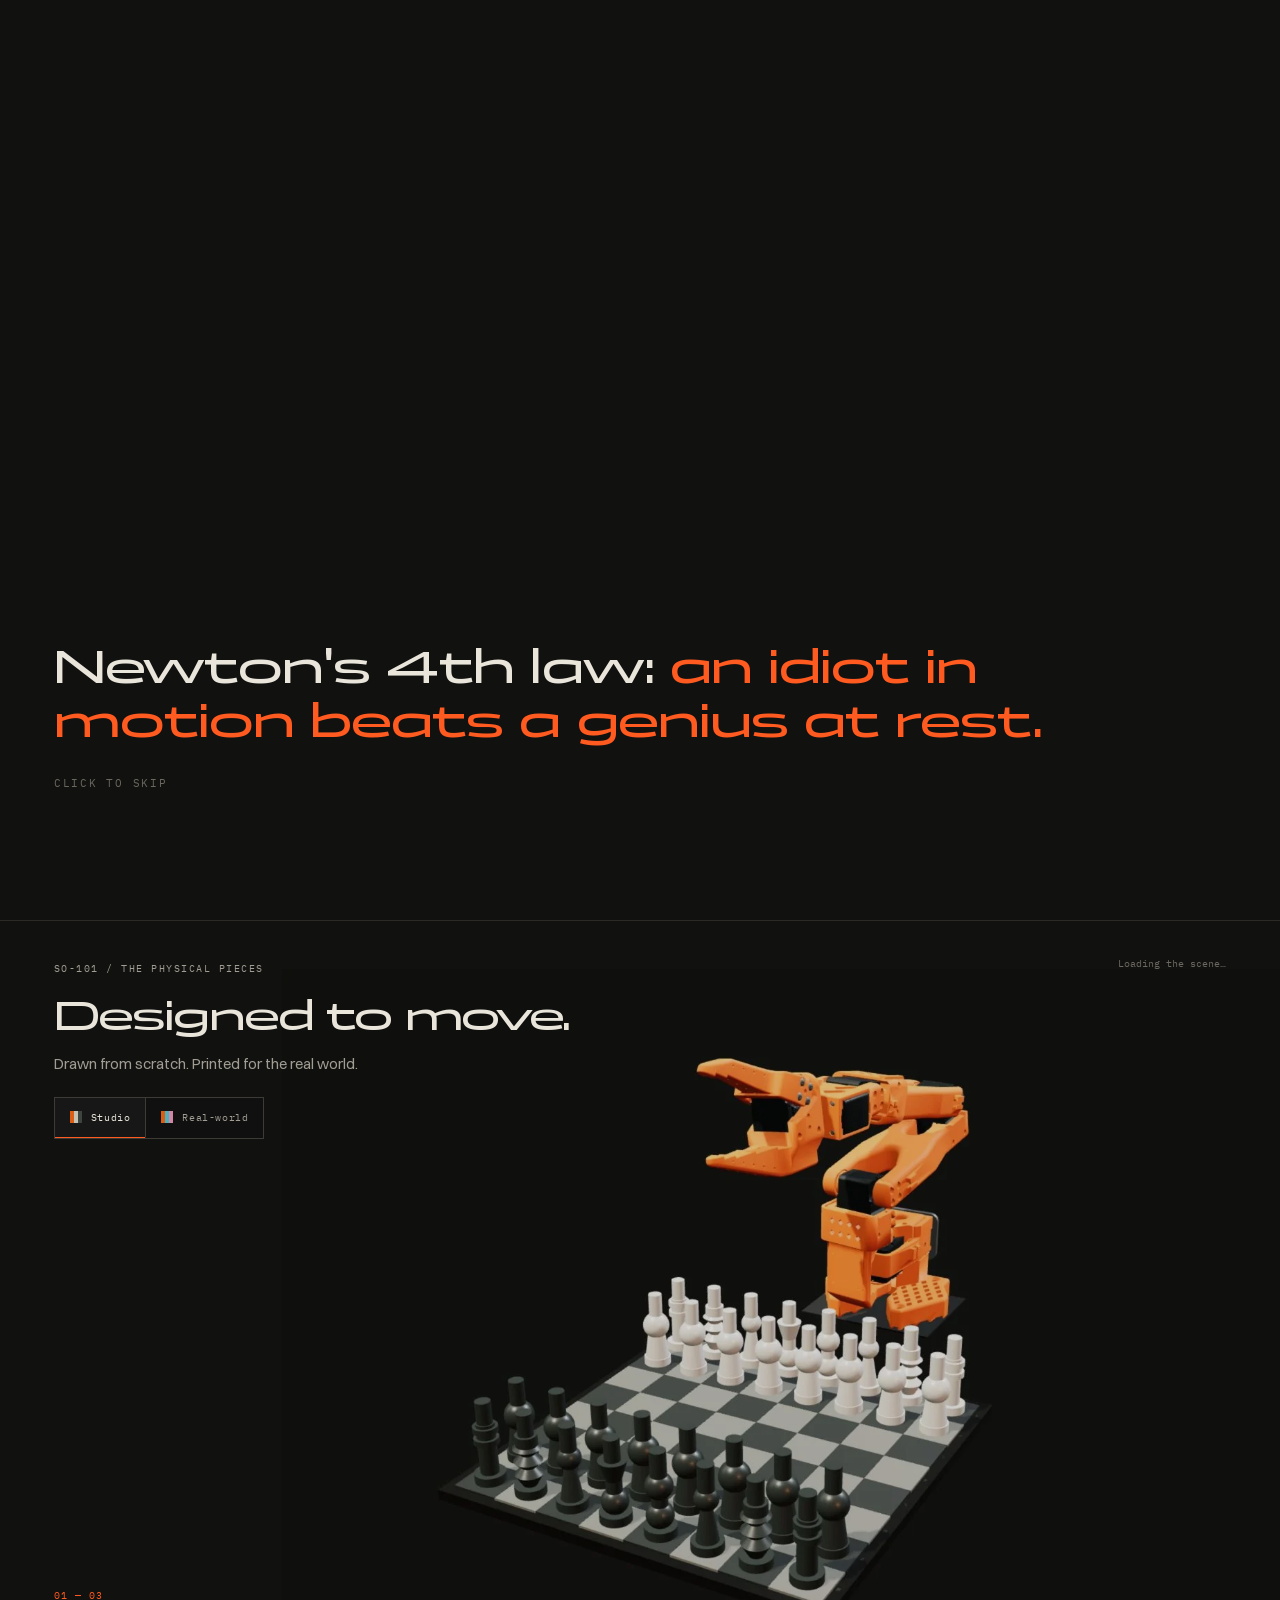
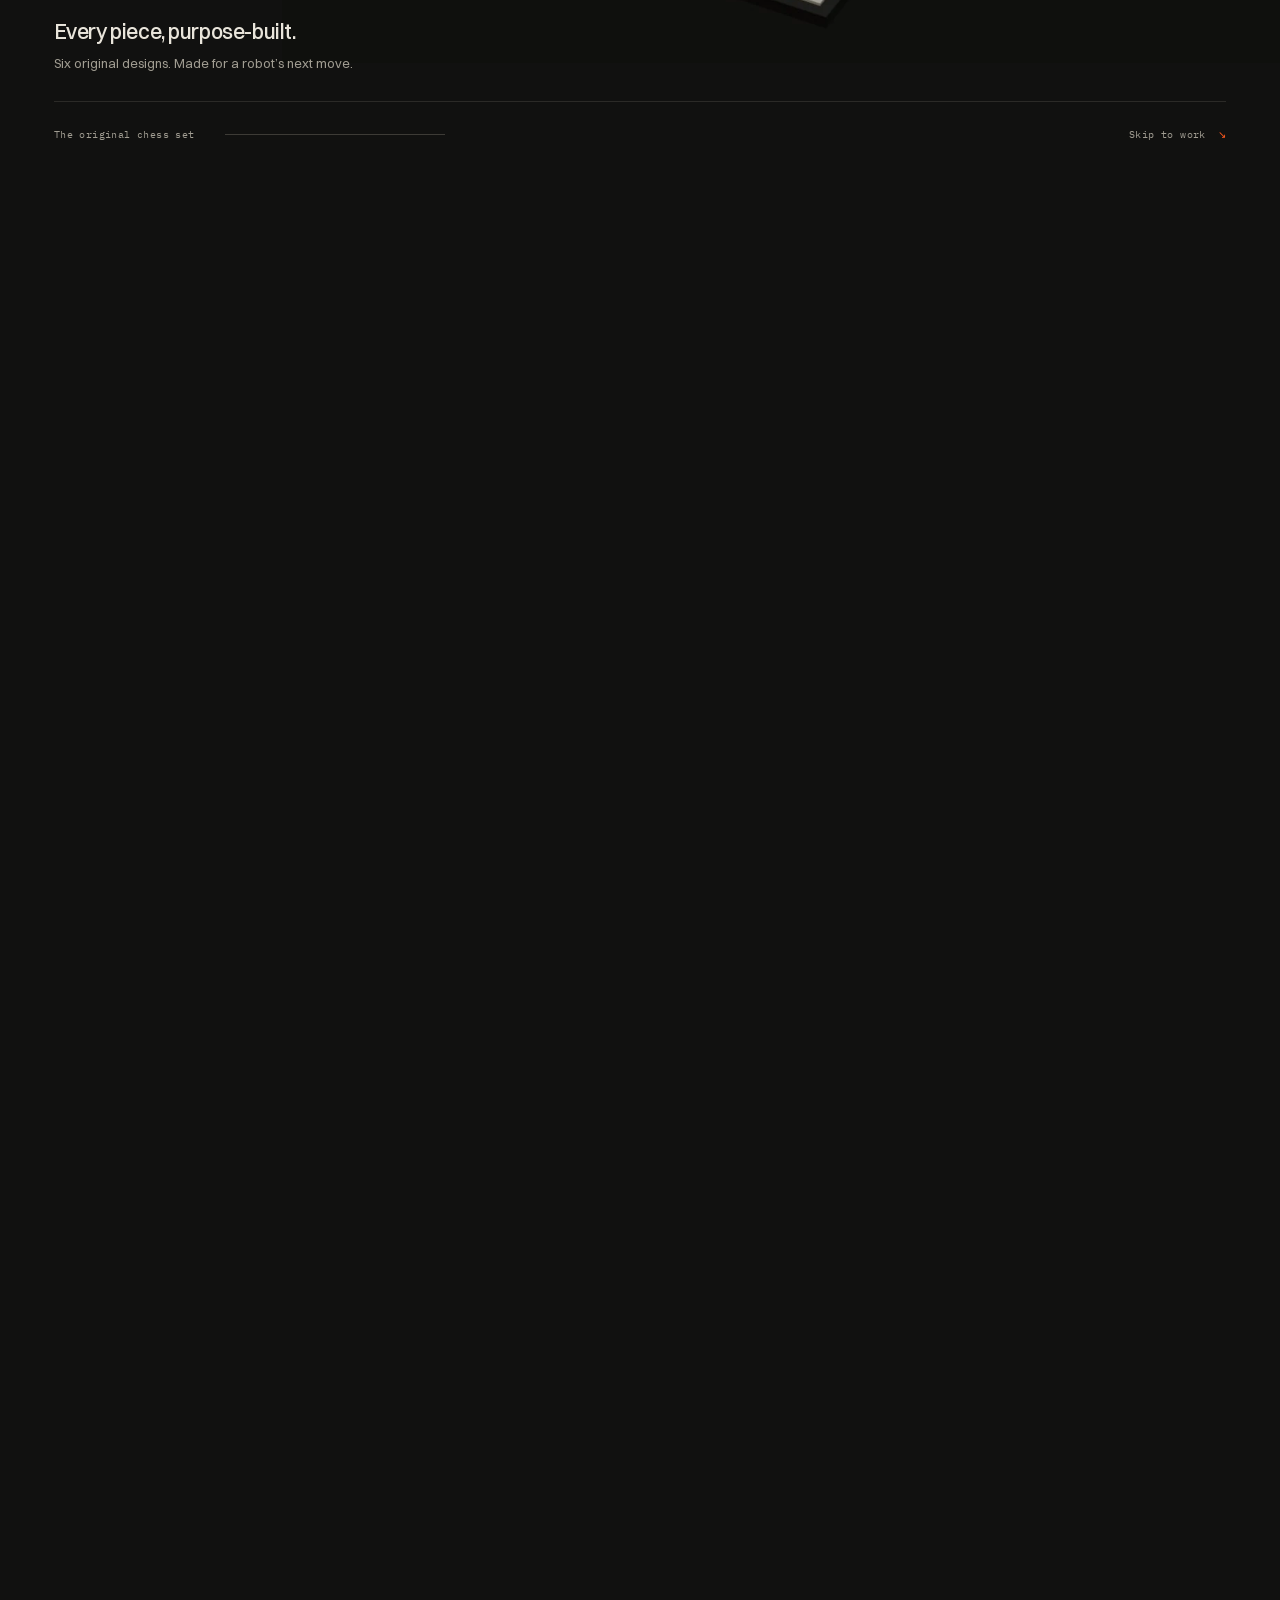
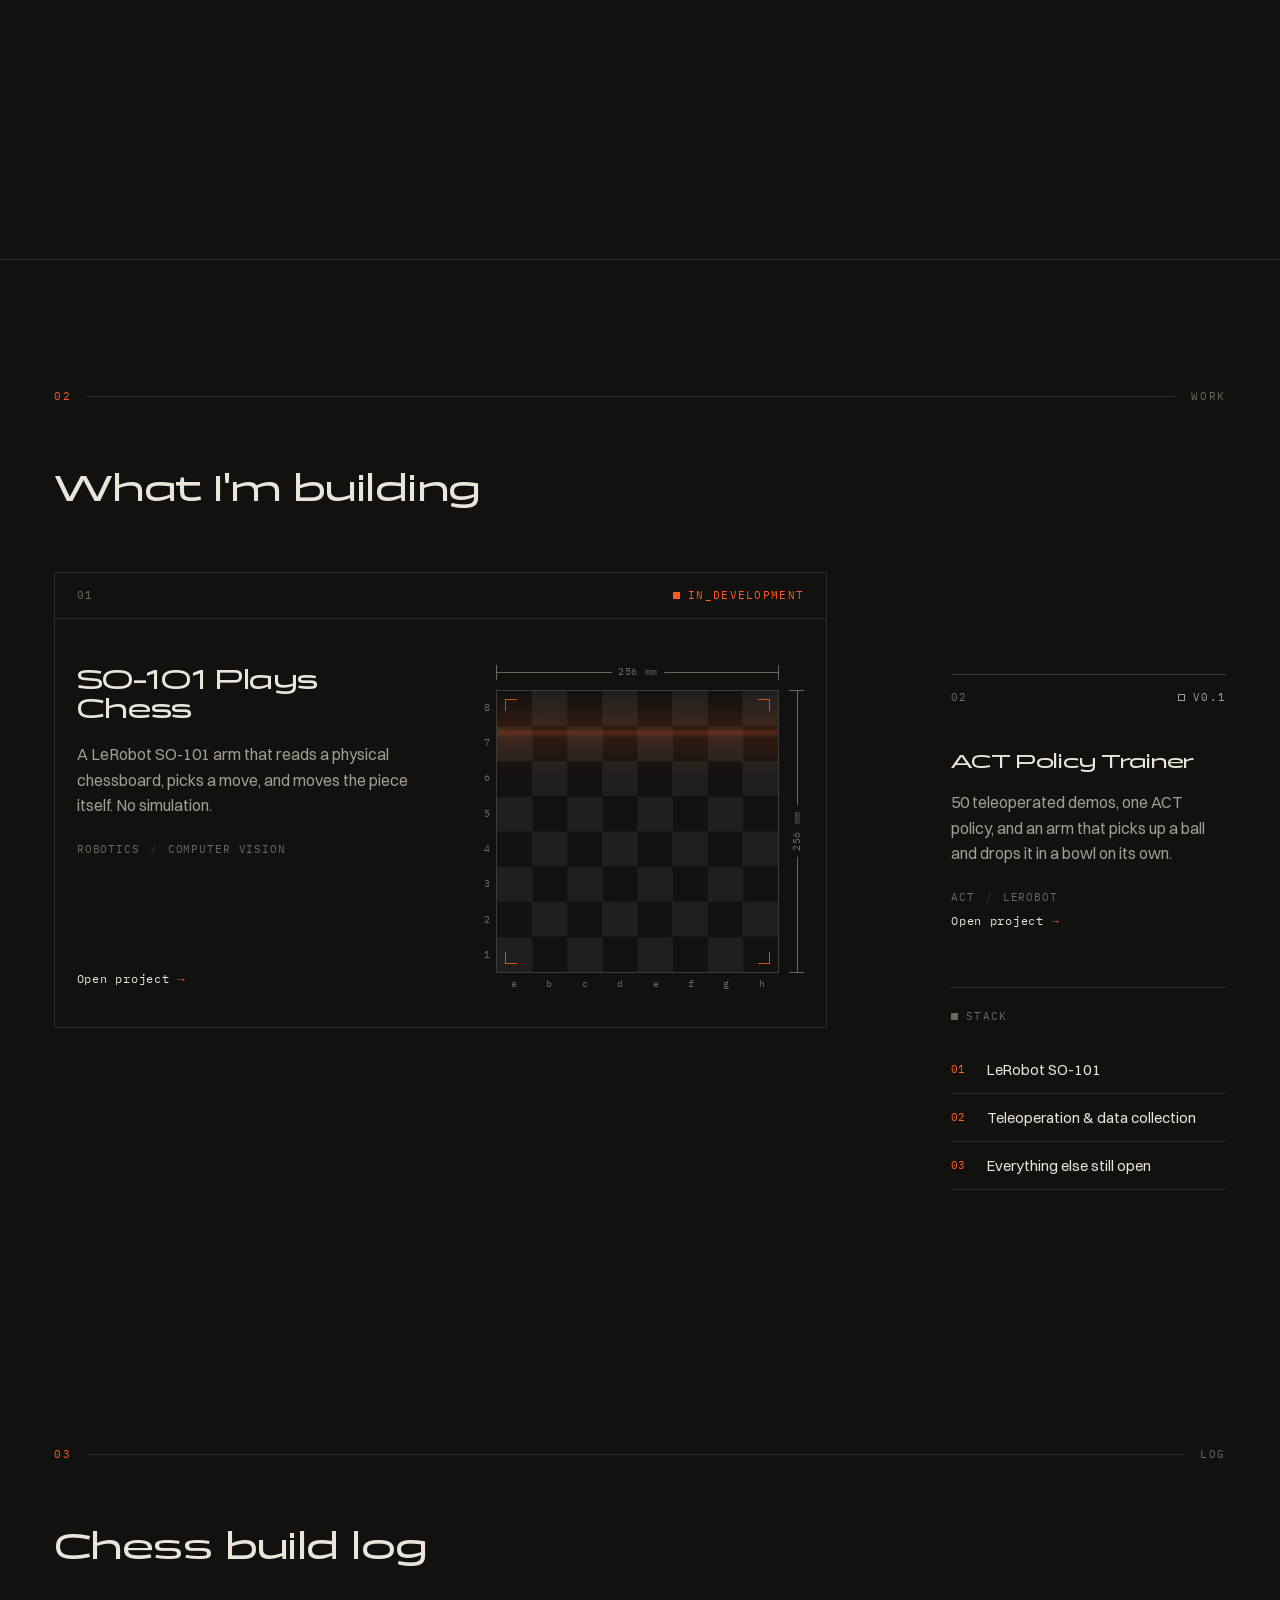
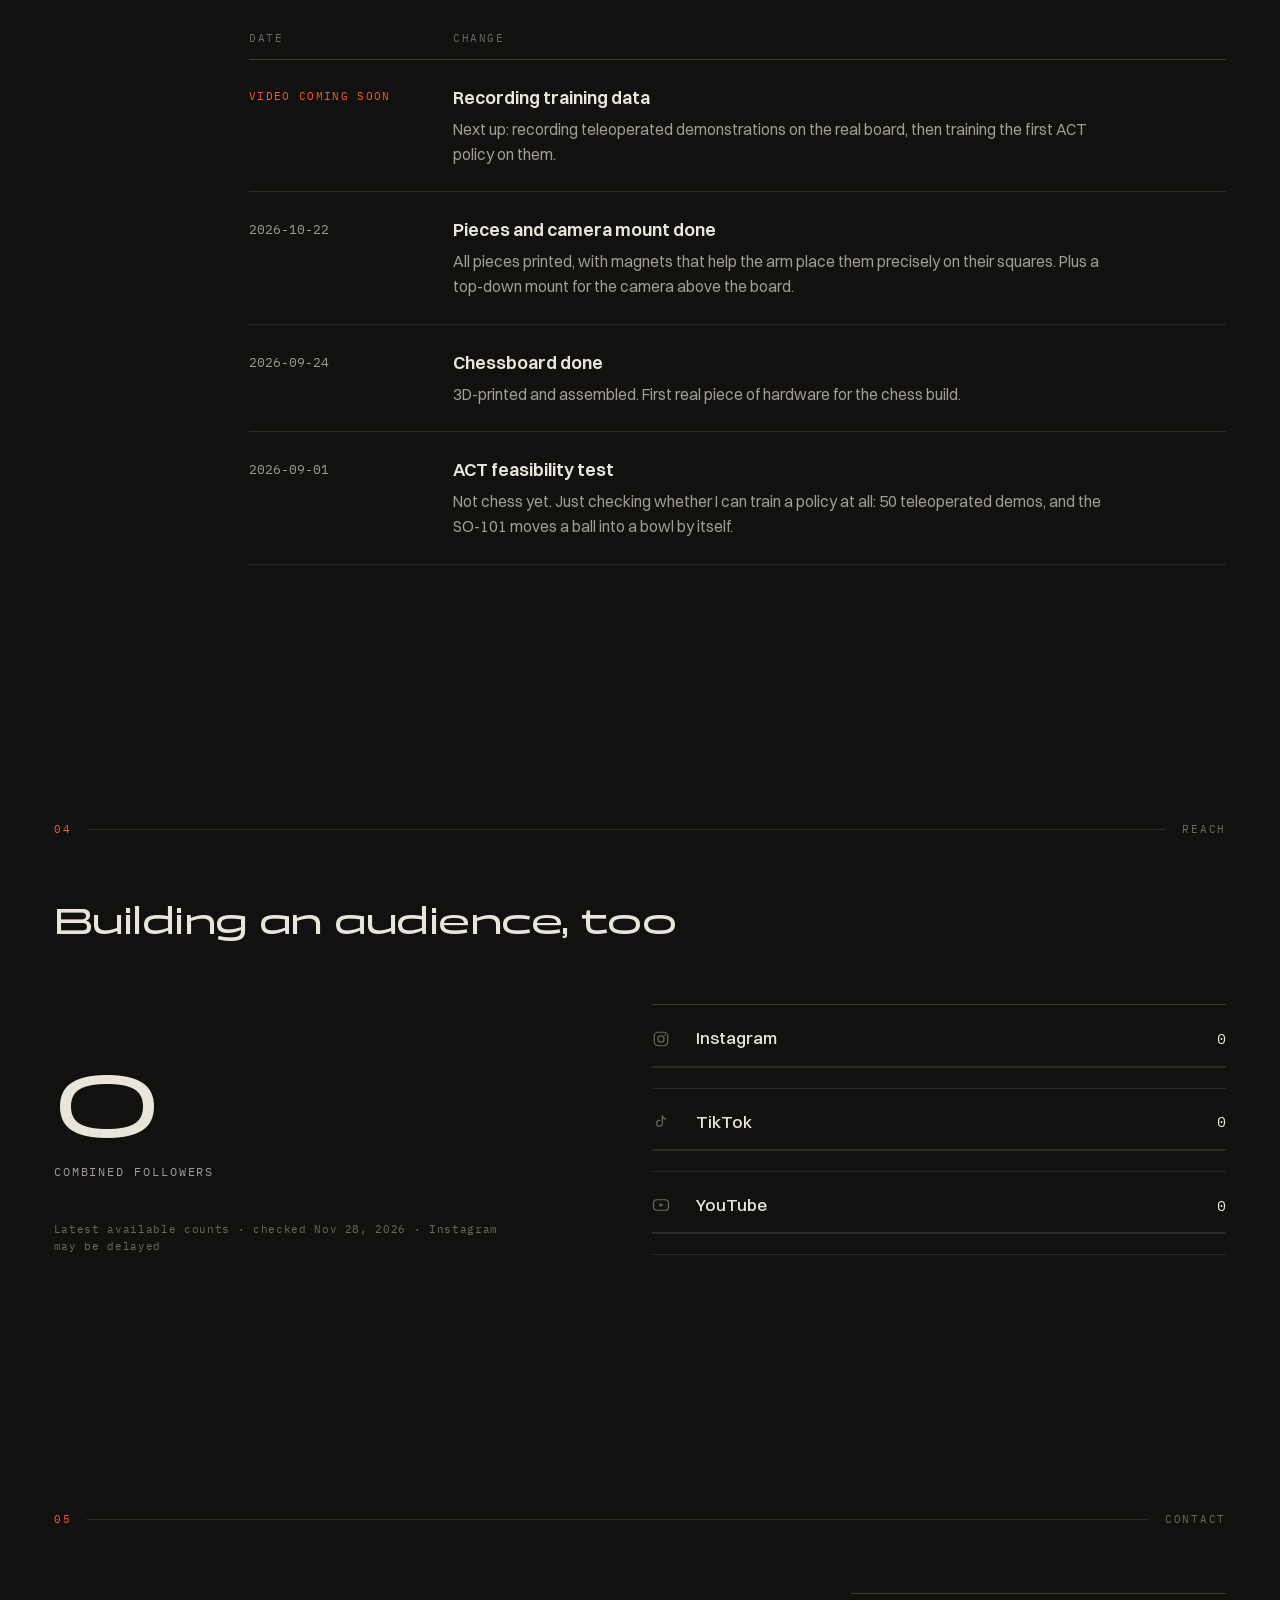
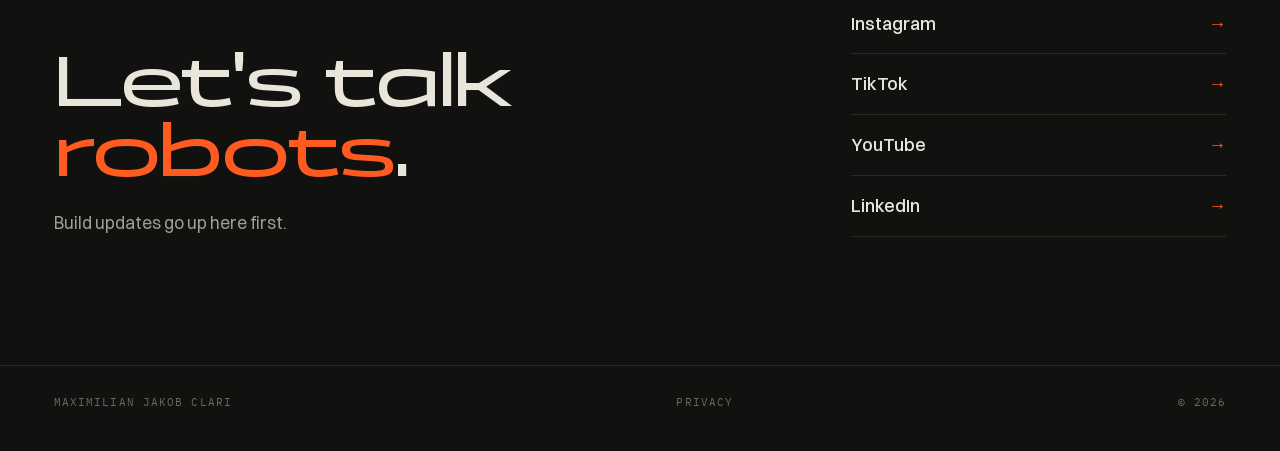
<file: index.html>
<!DOCTYPE html>
<html lang="en">
<head>
<meta charset="UTF-8">
<meta name="viewport" content="width=device-width, initial-scale=1.0">
<title>Maximilian Jakob Clari — Physical AI</title>
<meta name="description" content="Maximilian Jakob Clari — Physical AI engineer building manipulation policies on the LeRobot SO-101, working toward a robot arm that plays chess.">
<link rel="icon" href="data:image/svg+xml,<svg xmlns=%22http://www.w3.org/2000/svg%22 viewBox=%220 0 100 100%22><rect width=%22100%22 height=%22100%22 fill=%22%23111110%22/><text x=%2250%25%22 y=%2260%25%22 font-size=%2258%22 font-family=%22monospace%22 text-anchor=%22middle%22 fill=%22%23ff5a1f%22>M</text></svg>">
<meta name="referrer" content="no-referrer">
<meta http-equiv="Content-Security-Policy" content="default-src 'none'; img-src 'self' data:; style-src 'self'; font-src 'self'; script-src 'self'; connect-src 'self'; form-action 'none'; base-uri 'none'">
<link rel="preload" href="assets/fonts/panchang-500-normal.woff2" as="font" type="font/woff2" crossorigin>
<link rel="stylesheet" href="fonts.css">
<link rel="stylesheet" href="style.css">
<link rel="stylesheet" href="chess.css?v=motion-3">
</head>
<body>

<div class="field" aria-hidden="true"></div>
<div class="cursor" aria-hidden="true">
  <span class="cursor-glow"></span>
  <span class="cursor-pin"><i class="cursor-cross"></i><i class="cursor-box"></i></span>
</div>

<!-- Intro splash. Change the sentence below and nothing else — the animation
     splits it into words and times itself from the word count. -->
<div class="splash" id="splash">
  <p class="splash-line" id="splash-line">
    Newton's 4th law: <em>an idiot in motion beats a genius at rest.</em>
  </p>
  <span class="splash-skip">click to skip</span>
</div>

<!-- Title block: the navigation, laid out like the title strip of a drawing. -->
<header class="strip">
  <a class="strip-cell strip-brand" href="#intro"><span class="wordmark">MJC<i>.</i></span></a>
  <div class="strip-cell strip-id">
    <span class="strip-name">Maximilian Jakob Clari</span>
    <span class="strip-role">Physical AI Engineer</span>
  </div>
  <nav class="strip-cell strip-nav" aria-label="Sections">
    <a href="#intro" data-target="intro"><span>01</span>Intro</a>
    <a href="#work" data-target="work"><span>02</span>Work</a>
    <a href="#log" data-target="log"><span>03</span>Log</a>
    <a href="#reach" data-target="reach"><span>04</span>Reach</a>
    <a href="#contact" data-target="contact"><span>05</span>Contact</a>
  </nav>
  <div class="strip-cell strip-sheet">
    <span class="strip-sheet-label">Sheet</span>
    <span><b id="sheet-num">01</b>/05</span>
    <span class="strip-sheet-name" id="sheet-name">Intro</span>
  </div>
  <div class="strip-cell strip-social">
    <a href="https://www.instagram.com/mxjclabs/" target="_blank" rel="noopener" aria-label="Instagram">IG</a>
    <a href="https://www.tiktok.com/@mxjc.labs" target="_blank" rel="noopener" aria-label="TikTok">TT</a>
    <a href="https://www.youtube.com/@mxjclabs" target="_blank" rel="noopener" aria-label="YouTube">YT</a>
    <a href="https://www.linkedin.com/in/maximilian-jakob-clari-4214042a8" target="_blank" rel="noopener" aria-label="LinkedIn">IN</a>
  </div>
  <button class="strip-cell strip-index" id="index-toggle" type="button" aria-expanded="false" aria-controls="index">Index</button>
</header>

<!-- Small screens: the strip collapses and the sections open from here. -->
<div class="index" id="index" hidden>
  <nav class="index-nav" aria-label="Sections">
    <a href="#intro" data-target="intro"><span>01</span>Intro</a>
    <a href="#work" data-target="work"><span>02</span>Work</a>
    <a href="#log" data-target="log"><span>03</span>Log</a>
    <a href="#reach" data-target="reach"><span>04</span>Reach</a>
    <a href="#contact" data-target="contact"><span>05</span>Contact</a>
  </nav>
  <div class="index-foot">
    <p><span class="strip-name">Maximilian Jakob Clari</span><span class="strip-role">Physical AI Engineer</span></p>
    <div class="index-social">
      <a href="https://www.instagram.com/mxjclabs/" target="_blank" rel="noopener" aria-label="Instagram">IG</a>
      <a href="https://www.tiktok.com/@mxjc.labs" target="_blank" rel="noopener" aria-label="TikTok">TT</a>
      <a href="https://www.youtube.com/@mxjclabs" target="_blank" rel="noopener" aria-label="YouTube">YT</a>
      <a href="https://www.linkedin.com/in/maximilian-jakob-clari-4214042a8" target="_blank" rel="noopener" aria-label="LinkedIn">IN</a>
    </div>
  </div>
</div>

<main>

  <!-- 01 — Intro -->
  <section id="intro" class="sheet intro" data-sheet="Intro">
    <header class="sheet-head" aria-hidden="true"><span class="sheet-no">01</span><span class="sheet-rule"></span><span>Intro</span></header>

    <p class="eyebrow">PHYSICAL AI ENGINEER — BUILDING IN PUBLIC</p>
    <h1 class="headline">
      Making robots<br>that can <em>actually</em><br>touch the world.
    </h1>

    <div class="intro-body">
      <dl class="intro-stats">
        <div class="stat">
          <dt class="stat-label">Age</dt>
          <dd class="stat-val" id="age-stat">25</dd>
        </div>
        <div class="stat">
          <dt class="stat-label">Studying</dt>
          <dd class="stat-val">Computer Eng.</dd>
        </div>
        <div class="stat">
          <dt class="stat-label">Platform</dt>
          <dd class="stat-val">SO-101</dd>
        </div>
      </dl>

      <div class="intro-copy">
        <p class="intro-sub intro-lead">
          I train manipulation policies on the LeRobot SO-101. Right now I'm working
          toward an arm that plays chess on a real board.
        </p>
        <p class="intro-sub">
          <span id="age-line">25</span>, based in Berlin, finishing my Master's in
          Computer Engineering at HTW Berlin. I post everything I build.
        </p>
        <div class="intro-links">
          <a href="#work" class="arrow-link">View work <span>→</span></a>
          <a href="#contact" class="arrow-link">Get in touch <span>→</span></a>
        </div>
      </div>
    </div>
  </section>

  <!-- A scroll-driven study of the original chess pieces and SO-101 assembly. -->
  <section id="chess-study" class="chess-study" aria-labelledby="chess-title">
    <div class="chess-stage">
      <div class="chess-heading">
        <p class="chess-kicker">SO-101 / THE PHYSICAL PIECES</p>
        <h2 id="chess-title">Designed to move.</h2>
        <p class="chess-deck">Drawn from scratch. Printed for the real world.</p>
        <div class="chess-materials" role="group" aria-label="Scene palette">
          <button type="button" data-palette="graphite" aria-pressed="true"><span class="chess-swatch graphite" aria-hidden="true"></span>Studio</button>
          <button type="button" data-palette="original" aria-pressed="false"><span class="chess-swatch original" aria-hidden="true"></span>Real-world</button>
        </div>
      </div>

      <div class="chess-viewport" role="img" aria-label="The custom chess pieces on an eight-by-eight board, with the SO-101 robot arm behind it.">
        <img class="chess-poster" src="assets/chess/poster.webp?v=studio-1" width="1440" height="1000" alt="" loading="lazy">
        <div class="chess-canvas" aria-hidden="true"></div>
        <div class="chess-labels" aria-hidden="true"></div>
      </div>

      <div class="chess-caption">
        <span class="chess-caption-number" aria-hidden="true">01 — 03</span>
        <p class="chess-caption-title">Every piece, purpose-built.</p>
        <p class="chess-caption-detail">Six original designs. Made for a robot’s next move.</p>
      </div>
      <div class="chess-footer">
        <span class="chess-scroll-hint">The original chess set</span>
        <div class="chess-progress" aria-hidden="true"><i></i></div>
        <a href="#work" class="chess-skip">Skip to work <span aria-hidden="true">↘</span></a>
      </div>
      <p class="chess-status" role="status"></p>
    </div>
  </section>

  <!-- 02 — Work -->
  <section id="work" class="sheet work" data-sheet="Work">
    <header class="sheet-head" aria-hidden="true"><span class="sheet-no">02</span><span class="sheet-rule"></span><span>Work</span></header>
    <h2 class="section-title">What I'm building</h2>

    <div class="work-grid">
      <article class="project project-main" data-modal="modal-chess" tabindex="0" role="button">
        <div class="project-head">
          <span class="project-index">01</span>
          <span class="tag tag-live"><i></i>IN_DEVELOPMENT</span>
        </div>
        <div class="project-body">
          <div class="project-text">
            <h3 class="project-title">SO-101 Plays Chess</h3>
            <p>
              A LeRobot SO-101 arm that reads a physical chessboard, picks a
              move, and moves the piece itself. No simulation.
            </p>
            <p class="project-tags">
              <span>Robotics</span>
              <span>Computer Vision</span>
            </p>
            <span class="project-open">Open project <i>→</i></span>
          </div>
          <figure class="board" aria-hidden="true">
            <span class="dim dim-h"><b>256 mm</b></span>
            <span class="dim dim-v"><b>256 mm</b></span>
            <span class="board-ranks"><b>8</b><b>7</b><b>6</b><b>5</b><b>4</b><b>3</b><b>2</b><b>1</b></span>
            <div class="board-viz"></div>
            <span class="board-files"><b>a</b><b>b</b><b>c</b><b>d</b><b>e</b><b>f</b><b>g</b><b>h</b></span>
          </figure>
        </div>
      </article>

      <div class="work-side">
        <article class="project project-small" data-modal="modal-act" tabindex="0" role="button">
          <div class="project-head">
            <span class="project-index">02</span>
            <span class="tag tag-early"><i></i>V0.1</span>
          </div>
          <h3 class="project-title">ACT Policy Trainer</h3>
          <p>
            50 teleoperated demos, one ACT policy, and an arm that picks up a
            ball and drops it in a bowl on its own.
          </p>
          <p class="project-tags">
            <span>ACT</span>
            <span>LeRobot</span>
          </p>
          <span class="project-open">Open project <i>→</i></span>
        </article>

        <div class="stack">
          <p class="tag tag-stack"><i></i>STACK</p>
          <ol class="stack-list">
            <li>LeRobot SO-101</li>
            <li>Teleoperation &amp; data collection</li>
            <li>Everything else still open</li>
          </ol>
        </div>
      </div>
    </div>
  </section>

  <!-- 03 — Log -->
  <section id="log" class="sheet log" data-sheet="Log">
    <header class="sheet-head" aria-hidden="true"><span class="sheet-no">03</span><span class="sheet-rule"></span><span>Log</span></header>
    <h2 class="section-title">Chess build log</h2>

    <div class="log-table">
      <div class="log-head" aria-hidden="true"><span>Date</span><span>Change</span></div>
      <!-- Add a new entry by copying one block below. Newest goes on top. -->
      <div class="log-list" id="log-list">

        <div class="log-entry">
          <span class="log-date log-date-soon">Video coming soon</span>
          <div>
            <h3 class="log-title">Recording training data</h3>
            <p class="log-desc">
              Next up: recording teleoperated demonstrations on the real board,
              then training the first ACT policy on them.
            </p>
          </div>
        </div>

        <a class="log-entry" href="https://www.instagram.com/reel/DezQx9fMhCl/" target="_blank" rel="noopener">
          <span class="log-date">2026-10-22</span>
          <div>
            <h3 class="log-title">Pieces and camera mount done</h3>
            <p class="log-desc">
              All pieces printed, with magnets that help the arm place them
              precisely on their squares. Plus a top-down mount for the camera above the board.
            </p>
          </div>
        </a>

        <a class="log-entry" href="https://www.instagram.com/mxjclabs/" target="_blank" rel="noopener">
          <span class="log-date">2026-09-24</span>
          <div>
            <h3 class="log-title">Chessboard done</h3>
            <p class="log-desc">
              3D-printed and assembled. First real piece of hardware for the
              chess build.
            </p>
          </div>
        </a>

        <a class="log-entry" href="https://www.instagram.com/reel/Dcv7LLGM_wV/" target="_blank" rel="noopener">
          <span class="log-date">2026-09-01</span>
          <div>
            <h3 class="log-title">ACT feasibility test</h3>
            <p class="log-desc">
              Not chess yet. Just checking whether I can train a policy at all:
              50 teleoperated demos, and the SO-101 moves a ball into a bowl by itself.
            </p>
          </div>
        </a>

      </div>
    </div>
  </section>

  <!-- 04 — Reach -->
  <section id="reach" class="sheet reach" data-sheet="Reach">
    <header class="sheet-head" aria-hidden="true"><span class="sheet-no">04</span><span class="sheet-rule"></span><span>Reach</span></header>
    <h2 class="section-title">Building an audience, too</h2>

    <div class="reach-grid" id="reach-grid">
      <div class="reach-total">
        <span class="reach-num" id="reach-total">0</span>
        <span class="reach-label" id="reach-label">combined followers</span>
        <p class="reach-updated" id="reach-updated"></p>
      </div>

      <div class="ledger">
        <a class="ledger-row" data-platform="instagram" data-label="Instagram" href="https://www.instagram.com/mxjclabs/" target="_blank" rel="noopener">
          <span class="ledger-icon"><svg viewBox="0 0 24 24" fill="none" stroke="currentColor" stroke-width="1.6" aria-hidden="true"><rect x="3" y="3" width="18" height="18" rx="5.2"/><circle cx="12" cy="12" r="4.1"/><circle cx="17.3" cy="6.7" r="1.05" fill="currentColor" stroke="none"/></svg></span>
          <span class="ledger-name">Instagram</span>
          <span class="ledger-count" data-count>0</span>
          <span class="ledger-bar"><i></i></span>
        </a>
        <a class="ledger-row" data-platform="tiktok" data-label="TikTok" href="https://www.tiktok.com/@mxjc.labs" target="_blank" rel="noopener">
          <span class="ledger-icon"><svg viewBox="0 0 24 24" fill="none" stroke="currentColor" stroke-width="1.6" stroke-linecap="round" stroke-linejoin="round" aria-hidden="true"><path d="M13.8 3.5v10.2a3.9 3.9 0 1 1-3.9-3.9c.34 0 .67.04.98.12"/><path d="M13.8 3.5c.35 2.4 2.1 4.1 4.5 4.4"/></svg></span>
          <span class="ledger-name">TikTok</span>
          <span class="ledger-count" data-count>0</span>
          <span class="ledger-bar"><i></i></span>
        </a>
        <a class="ledger-row" data-platform="youtube" data-label="YouTube" href="https://www.youtube.com/@mxjclabs" target="_blank" rel="noopener">
          <span class="ledger-icon"><svg viewBox="0 0 24 24" fill="none" stroke="currentColor" stroke-width="1.6" aria-hidden="true"><rect x="2" y="5" width="20" height="14" rx="4.5"/><path d="M10 9.2 15.6 12 10 14.8Z" fill="currentColor" stroke="none"/></svg></span>
          <span class="ledger-name">YouTube</span>
          <span class="ledger-count" data-count>0</span>
          <span class="ledger-bar"><i></i></span>
        </a>
      </div>
    </div>
  </section>

  <!-- 05 — Contact -->
  <section id="contact" class="sheet contact" data-sheet="Contact">
    <header class="sheet-head" aria-hidden="true"><span class="sheet-no">05</span><span class="sheet-rule"></span><span>Contact</span></header>

    <div class="contact-grid">
      <div>
        <h2 class="contact-title">Let's talk <em>robots</em>.</h2>
        <p class="contact-sub">
          Build updates go up here first.
        </p>
      </div>
      <nav class="contact-links" aria-label="Profiles">
        <a href="https://www.instagram.com/mxjclabs/" target="_blank" rel="noopener" class="row-link">Instagram <span>→</span></a>
        <a href="https://www.tiktok.com/@mxjc.labs" target="_blank" rel="noopener" class="row-link">TikTok <span>→</span></a>
        <a href="https://www.youtube.com/@mxjclabs" target="_blank" rel="noopener" class="row-link">YouTube <span>→</span></a>
        <a href="https://www.linkedin.com/in/maximilian-jakob-clari-4214042a8" target="_blank" rel="noopener" class="row-link">LinkedIn <span>→</span></a>
      </nav>
    </div>
  </section>

  <footer class="footer">
    <p>Maximilian Jakob Clari</p>
    <nav class="footer-legal">
      <a href="privacy.html">Privacy</a>
    </nav>
    <p>&copy; <span id="year"></span></p>
  </footer>

</main>

<div class="modal" id="modal" hidden>
  <div class="modal-backdrop" data-close></div>
  <div class="modal-panel" role="dialog" aria-modal="true">
    <button class="modal-close" data-close type="button" aria-label="Close"><svg viewBox="0 0 16 16" aria-hidden="true"><path d="M3 3l10 10M13 3L3 13"/></svg></button>
    <div class="modal-body" id="modal-body"></div>
  </div>
</div>

<template id="modal-act">
  <span class="tag tag-early"><i></i>V0.1 · DONE</span>
  <h2 class="modal-title">ACT Policy Trainer</h2>
  <p class="modal-lead">
    A feasibility test: could I get an ACT policy working at all? 50 teleoperated
    demos later, the SO-101 picks up a ball and drops it in a bowl on its own.
    Separate from the chess build. Whether ACT is the right method there is
    still open.
  </p>

  <dl class="modal-specs">
    <div><dt>Demonstrations</dt><dd>50 teleoperated</dd></div>
    <div><dt>Inputs</dt><dd>2 camera views + joint states</dd></div>
    <div><dt>Policy</dt><dd>Action Chunking Transformer</dd></div>
    <div><dt>Task</dt><dd>Pick &amp; place</dd></div>
  </dl>

  <div class="modal-links">
    <a href="https://www.instagram.com/reel/Dcv7LLGM_wV/" target="_blank" rel="noopener" class="arrow-link">Watch on Instagram <span>→</span></a>
    <a href="https://www.tiktok.com/@mxjc.labs" target="_blank" rel="noopener" class="arrow-link">Watch on TikTok <span>→</span></a>
  </div>
</template>

<template id="modal-chess">
  <span class="tag tag-live"><i></i>IN_DEVELOPMENT</span>
  <h2 class="modal-title">SO-101 Plays Chess</h2>
  <p class="modal-lead">
    A robot arm that plays chess against a human on a physical board.
    Currently being built.
  </p>

  <dl class="modal-specs">
    <div><dt>Status</dt><dd>Recording training data</dd></div>
    <div><dt>Hardware</dt><dd>LeRobot SO-101</dd></div>
    <div><dt>Board</dt><dd>3D-printed, magnetic pieces</dd></div>
    <div><dt>Method</dt><dd>ACT, first attempt</dd></div>
  </dl>

  <h3 class="modal-h3">What still needs solving</h3>
  <ol class="modal-steps">
    <li><strong>See the board.</strong></li>
    <li><strong>Pick a move.</strong></li>
    <li><strong>Move the piece.</strong></li>
    <li><strong>Handle reality.</strong></li>
  </ol>

  <div class="modal-links">
    <a href="https://www.instagram.com/mxjclabs/" target="_blank" rel="noopener" class="arrow-link">Follow the build <span>→</span></a>
  </div>
</template>

<script src="script.js"></script>
<script type="module" src="chess.js?v=motion-3"></script>
</body>
</html>
</file>
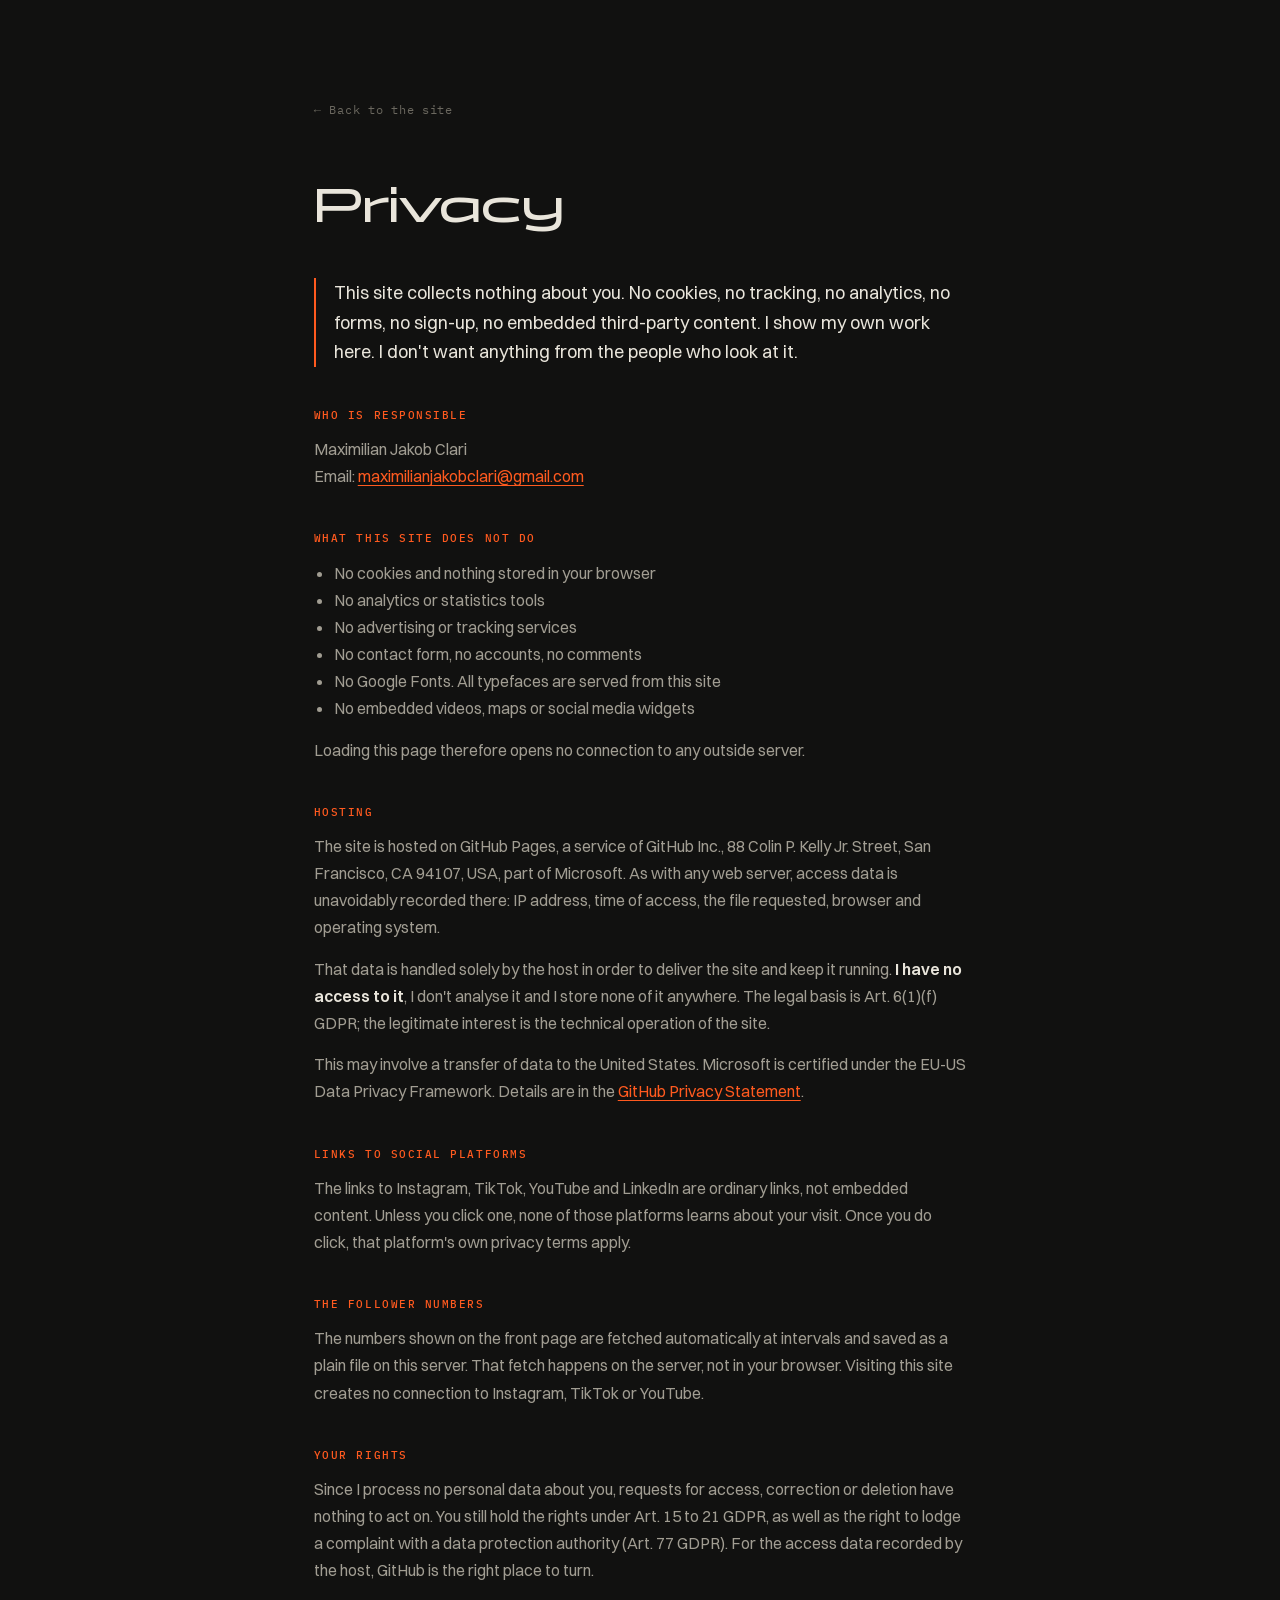
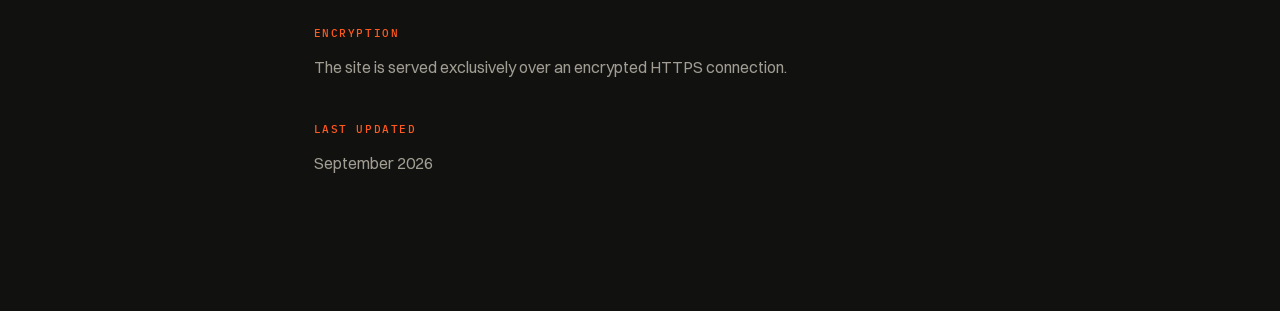
<file: privacy.html>
<!DOCTYPE html>
<html lang="en">
<head>
<meta charset="UTF-8">
<meta name="viewport" content="width=device-width, initial-scale=1.0">
<title>Privacy — Maximilian Jakob Clari</title>
<meta name="robots" content="noindex">
<meta name="referrer" content="no-referrer">
<meta http-equiv="Content-Security-Policy" content="default-src 'none'; img-src 'self' data:; style-src 'self'; font-src 'self'; form-action 'none'; base-uri 'none'">
<link rel="icon" href="data:image/svg+xml,<svg xmlns=%22http://www.w3.org/2000/svg%22 viewBox=%220 0 100 100%22><rect width=%22100%22 height=%22100%22 fill=%22%23111110%22/><text x=%2250%25%22 y=%2260%25%22 font-size=%2258%22 font-family=%22monospace%22 text-anchor=%22middle%22 fill=%22%23ff5a1f%22>M</text></svg>">
<link rel="stylesheet" href="fonts.css">
<link rel="stylesheet" href="style.css">
</head>
<body>

<main class="legal">
  <a class="legal-back" href="index.html">&larr; Back to the site</a>
  <h1>Privacy</h1>

  <p class="legal-lead">
    This site collects nothing about you. No cookies, no tracking, no analytics,
    no forms, no sign-up, no embedded third-party content. I show my own work
    here. I don't want anything from the people who look at it.
  </p>

  <h2>Who is responsible</h2>
  <p>
    Maximilian Jakob Clari<br>
    Email: <a href="mailto:maximilianjakobclari@gmail.com">maximilianjakobclari@gmail.com</a>
  </p>

  <h2>What this site does not do</h2>
  <ul>
    <li>No cookies and nothing stored in your browser</li>
    <li>No analytics or statistics tools</li>
    <li>No advertising or tracking services</li>
    <li>No contact form, no accounts, no comments</li>
    <li>No Google Fonts. All typefaces are served from this site</li>
    <li>No embedded videos, maps or social media widgets</li>
  </ul>
  <p>
    Loading this page therefore opens no connection to any outside server.
  </p>

  <h2>Hosting</h2>
  <p>
    The site is hosted on GitHub Pages, a service of GitHub Inc.,
    88 Colin P. Kelly Jr. Street, San Francisco, CA 94107, USA, part of Microsoft.
    As with any web server, access data is unavoidably recorded there: IP address,
    time of access, the file requested, browser and operating system.
  </p>
  <p>
    That data is handled solely by the host in order to deliver the site and keep
    it running. <strong>I have no access to it</strong>, I don't analyse it and I
    store none of it anywhere. The legal basis is Art. 6(1)(f) GDPR; the
    legitimate interest is the technical operation of the site.
  </p>
  <p>
    This may involve a transfer of data to the United States. Microsoft is
    certified under the EU-US Data Privacy Framework. Details are in the
    <a href="https://docs.github.com/site-policy/privacy-policies/github-general-privacy-statement" target="_blank" rel="noopener noreferrer">GitHub Privacy Statement</a>.
  </p>

  <h2>Links to social platforms</h2>
  <p>
    The links to Instagram, TikTok, YouTube and LinkedIn are ordinary links, not
    embedded content. Unless you click one, none of those platforms learns about
    your visit. Once you do click, that platform's own privacy terms apply.
  </p>

  <h2>The follower numbers</h2>
  <p>
    The numbers shown on the front page are fetched automatically at intervals
    and saved as a plain file on this server. That fetch happens on the server,
    not in your browser. Visiting this site creates no connection to Instagram,
    TikTok or YouTube.
  </p>

  <h2>Your rights</h2>
  <p>
    Since I process no personal data about you, requests for access, correction
    or deletion have nothing to act on. You still hold the rights under
    Art. 15 to 21 GDPR, as well as the right to lodge a complaint with a data
    protection authority (Art. 77 GDPR). For the access data recorded by the
    host, GitHub is the right place to turn.
  </p>

  <h2>Encryption</h2>
  <p>
    The site is served exclusively over an encrypted HTTPS connection.
  </p>

  <h2>Last updated</h2>
  <p>September 2026</p>
</main>
</body>
</html>
</file>
<file: fonts.css>
/* Self-hosted so no visitor request ever reaches a third-party server.
   Panchang and Switzer: Indian Type Foundry via Fontshare (ITF Free Font
   License). IBM Plex Mono: SIL Open Font License. */

@font-face {
  font-family: 'Panchang';
  src: url(assets/fonts/panchang-500-normal.woff2) format('woff2');
  font-weight: 500;
  font-style: normal;
  font-display: swap;
}

@font-face {
  font-family: 'Panchang';
  src: url(assets/fonts/panchang-600-normal.woff2) format('woff2');
  font-weight: 600;
  font-style: normal;
  font-display: swap;
}

@font-face {
  font-family: 'Switzer';
  src: url(assets/fonts/switzer-400-normal.woff2) format('woff2');
  font-weight: 400;
  font-style: normal;
  font-display: swap;
}

@font-face {
  font-family: 'Switzer';
  src: url(assets/fonts/switzer-400-italic.woff2) format('woff2');
  font-weight: 400;
  font-style: italic;
  font-display: swap;
}

@font-face {
  font-family: 'Switzer';
  src: url(assets/fonts/switzer-500-normal.woff2) format('woff2');
  font-weight: 500;
  font-style: normal;
  font-display: swap;
}

@font-face {
  font-family: 'Switzer';
  src: url(assets/fonts/switzer-600-normal.woff2) format('woff2');
  font-weight: 600;
  font-style: normal;
  font-display: swap;
}

/* latin-ext */
@font-face {
  font-family: 'IBM Plex Mono';
  font-style: normal;
  font-weight: 400;
  font-display: swap;
  src: url(assets/fonts/ibm-plex-mono-400-normal-latin-ext.woff2) format('woff2');
  unicode-range: U+0100-02BA, U+02BD-02C5, U+02C7-02CC, U+02CE-02D7, U+02DD-02FF, U+0304, U+0308, U+0329, U+1D00-1DBF, U+1E00-1E9F, U+1EF2-1EFF, U+2020, U+20A0-20AB, U+20AD-20C0, U+2113, U+2C60-2C7F, U+A720-A7FF;
}
/* latin */
@font-face {
  font-family: 'IBM Plex Mono';
  font-style: normal;
  font-weight: 400;
  font-display: swap;
  src: url(assets/fonts/ibm-plex-mono-400-normal-latin.woff2) format('woff2');
  unicode-range: U+0000-00FF, U+0131, U+0152-0153, U+02BB-02BC, U+02C6, U+02DA, U+02DC, U+0304, U+0308, U+0329, U+2000-206F, U+20AC, U+2122, U+2191, U+2193, U+2212, U+2215, U+FEFF, U+FFFD;
}
/* latin-ext */
@font-face {
  font-family: 'IBM Plex Mono';
  font-style: normal;
  font-weight: 500;
  font-display: swap;
  src: url(assets/fonts/ibm-plex-mono-500-normal-latin-ext.woff2) format('woff2');
  unicode-range: U+0100-02BA, U+02BD-02C5, U+02C7-02CC, U+02CE-02D7, U+02DD-02FF, U+0304, U+0308, U+0329, U+1D00-1DBF, U+1E00-1E9F, U+1EF2-1EFF, U+2020, U+20A0-20AB, U+20AD-20C0, U+2113, U+2C60-2C7F, U+A720-A7FF;
}
/* latin */
@font-face {
  font-family: 'IBM Plex Mono';
  font-style: normal;
  font-weight: 500;
  font-display: swap;
  src: url(assets/fonts/ibm-plex-mono-500-normal-latin.woff2) format('woff2');
  unicode-range: U+0000-00FF, U+0131, U+0152-0153, U+02BB-02BC, U+02C6, U+02DA, U+02DC, U+0304, U+0308, U+0329, U+2000-206F, U+20AC, U+2122, U+2191, U+2193, U+2212, U+2215, U+FEFF, U+FFFD;
}
</file>
<file: style.css>
/* ==========================================================================
   A technical drawing, read at night.
   Every section is a numbered sheet, the navigation is the title strip,
   the log is a revision table and the stack is a parts list.
   Graphite paper, bone ink, one signal colour. Square corners, hairlines.
   ========================================================================== */

:root {
  --paper: #111110;
  --paper-2: #181816;
  --line: #2b2a27;
  --line-2: #3d3b36;
  --ink: #e9e5db;
  --ink-2: #a19d92;
  --ink-3: #6b685f;
  --signal: #ff5a1f;

  --display: 'Panchang', sans-serif;
  --text: 'Switzer', sans-serif;
  --mono: 'IBM Plex Mono', monospace;

  --pad: clamp(20px, 4.2vw, 64px);
  --strip: 54px;
  --gap: 24px;
}

*, *::before, *::after { margin: 0; padding: 0; box-sizing: border-box; }

html {
  scroll-behavior: smooth;
  scroll-padding-top: var(--strip);
  -webkit-text-size-adjust: 100%;
}

body {
  background: var(--paper);
  color: var(--ink);
  font-family: var(--text);
  font-size: 16px;
  line-height: 1.55;
  -webkit-font-smoothing: antialiased;
}

a { color: inherit; text-decoration: none; }
ol, ul { list-style: none; }
::selection { background: var(--signal); color: var(--paper); }
:focus-visible { outline: 1px solid var(--signal); outline-offset: 3px; }

body.splash-active,
body.modal-open,
body.index-open { overflow: hidden; }

/* --------------------------------------------------------------------------
   Drawing field: fine registration crosses like the snap points of a CAD
   workspace, fixed behind the page so the content scrolls over it. Light
   falls in softly from the top and the edges darken, which gives depth.
   -------------------------------------------------------------------------- */

.field {
  position: fixed;
  inset: 0;
  z-index: -1;
  pointer-events: none;
  background:
    radial-gradient(ellipse 90% 70% at 50% -20%, rgba(233, 229, 219, 0.055), transparent 70%),
    radial-gradient(ellipse 140% 110% at 50% 45%, transparent 55%, rgba(0, 0, 0, 0.4) 100%);
}

.field::before {
  content: "";
  position: absolute;
  inset: 0;
  background: url("data:image/svg+xml,%3Csvg xmlns='http://www.w3.org/2000/svg' width='96' height='96'%3E%3Cpath d='M44 48.5h9M48.5 44v9' stroke='%23e9e5db' stroke-opacity='.13' stroke-width='1'/%3E%3C/svg%3E") 0 0 / 96px 96px;
  -webkit-mask-image: radial-gradient(ellipse 85% 75% at 50% 40%, #000 25%, transparent 85%);
  mask-image: radial-gradient(ellipse 85% 75% at 50% 40%, #000 25%, transparent 85%);
}

/* --------------------------------------------------------------------------
   Crosshair cursor, fine pointers only. JS adds .has-cursor to <html> once it
   is running, so without JS the native cursor stays. Over anything clickable
   the cross turns into a pick box, the way CAD software marks a selection.
   -------------------------------------------------------------------------- */

html.has-cursor,
html.has-cursor * { cursor: none !important; }

.cursor {
  position: fixed;
  inset: 0;
  z-index: 300;
  pointer-events: none;
  opacity: 0;
  transition: opacity 0.25s;
}

.cursor.is-visible { opacity: 1; }

.cursor-glow,
.cursor-pin {
  position: fixed;
  top: 0;
  left: 0;
  will-change: transform;
}

.cursor-glow {
  width: 380px;
  height: 380px;
  margin: -190px 0 0 -190px;
  background: radial-gradient(circle closest-side, rgba(255, 90, 31, 0.075), transparent);
}

.cursor-pin { width: 0; height: 0; }

.cursor-cross,
.cursor-box {
  position: absolute;
  top: 0;
  left: 0;
  transition: transform 0.25s cubic-bezier(0.2, 0.8, 0.2, 1), opacity 0.2s;
}

.cursor-cross {
  width: 21px;
  height: 21px;
  margin: -10.5px 0 0 -10.5px;
  background:
    linear-gradient(var(--signal), var(--signal)) center / 1px 100% no-repeat,
    linear-gradient(var(--signal), var(--signal)) center / 100% 1px no-repeat;
  -webkit-mask-image: radial-gradient(circle, transparent 3px, #000 3.5px);
  mask-image: radial-gradient(circle, transparent 3px, #000 3.5px);
}

.cursor-box {
  width: 26px;
  height: 26px;
  margin: -13px 0 0 -13px;
  border: 1px solid var(--signal);
  opacity: 0;
  transform: scale(0.4) rotate(45deg);
}

.cursor.is-hover .cursor-cross { opacity: 0; transform: scale(0.4); }
.cursor.is-hover .cursor-box { opacity: 1; transform: none; }

/* --------------------------------------------------------------------------
   Intro splash
   -------------------------------------------------------------------------- */

.splash {
  position: fixed;
  inset: 0;
  z-index: 200;
  display: flex;
  flex-direction: column;
  justify-content: flex-end;
  align-items: flex-start;
  gap: 28px;
  padding: var(--pad);
  padding-bottom: clamp(48px, 12vh, 128px);
  background: var(--paper);
  transition: opacity 0.5s ease, visibility 0.5s;
}

.splash.done { opacity: 0; visibility: hidden; pointer-events: none; }

.splash-line {
  font-family: var(--display);
  font-weight: 500;
  font-size: clamp(24px, 3.7vw, 56px);
  line-height: 1.14;
  letter-spacing: -0.02em;
  max-width: 19ch;
}

.splash-line em { font-style: normal; color: var(--signal); }

.splash-skip {
  font-family: var(--mono);
  font-size: 11px;
  letter-spacing: 0.16em;
  text-transform: uppercase;
  color: var(--ink-3);
  opacity: 0;
  animation: appear 0.5s ease 1.4s forwards;
}

@keyframes appear { to { opacity: 1; } }

/* Words rise in one after another; the padding keeps descenders from clipping. */
.kw { display: inline-block; overflow: hidden; vertical-align: top; padding-bottom: 0.1em; margin-bottom: -0.1em; }
.kw-inner {
  display: inline-block;
  transform: translateY(110%);
  transition: transform 0.75s cubic-bezier(0.19, 1, 0.22, 1);
  transition-delay: var(--d, 0ms);
}
.splash-line.visible .kw-inner { transform: none; }

/* Without JavaScript nothing would ever dismiss the splash. */
@media (scripting: none) {
  .splash { display: none; }
}

/* --------------------------------------------------------------------------
   Title strip (navigation)
   -------------------------------------------------------------------------- */

.strip {
  position: fixed;
  top: 0;
  left: 0;
  right: 0;
  z-index: 60;
  height: var(--strip);
  display: flex;
  background: var(--paper);
  border-bottom: 1px solid var(--line);
}

.strip-cell {
  display: flex;
  align-items: center;
  padding: 0 20px;
  border-right: 1px solid var(--line);
  font-family: var(--mono);
  font-size: 11px;
  letter-spacing: 0.08em;
  text-transform: uppercase;
  color: var(--ink-3);
}

.strip-cell:last-child { border-right: 0; }

.wordmark {
  font-family: var(--display);
  font-weight: 600;
  font-size: 15px;
  letter-spacing: 0.02em;
  text-transform: none;
  color: var(--ink);
}

.wordmark i { font-style: normal; color: var(--signal); }

.strip-id {
  flex-direction: column;
  align-items: flex-start;
  justify-content: center;
  gap: 1px;
}

.strip-name {
  font-family: var(--text);
  font-size: 13px;
  font-weight: 500;
  letter-spacing: 0;
  text-transform: none;
  color: var(--ink);
}

.strip-role { color: var(--ink-3); }

.strip-nav { flex: 1; padding: 0; }

.strip-nav a {
  position: relative;
  height: 100%;
  display: flex;
  align-items: center;
  gap: 8px;
  padding: 0 16px;
  color: var(--ink-2);
  transition: color 0.2s;
}

.strip-nav a.active { color: var(--ink); }
.strip-nav a.active span { color: var(--signal); }

.strip-nav a.active::after {
  content: "";
  position: absolute;
  left: 16px;
  right: 16px;
  bottom: -1px;
  height: 2px;
  background: var(--signal);
}

.strip-sheet { gap: 10px; white-space: nowrap; color: var(--ink-2); }
.strip-sheet b { font-weight: 500; color: var(--signal); }
.strip-sheet-name { min-width: 7ch; color: var(--ink); }

.strip-social { gap: 16px; color: var(--ink-2); }

.strip-index {
  display: none;
  margin-left: auto;
  border: 0;
  border-left: 1px solid var(--line);
  background: none;
  color: var(--ink);
  cursor: pointer;
}

@media (hover: hover) {
  .strip-nav a:hover { color: var(--ink); }
  .strip-social a:hover { color: var(--signal); }
}

/* Small-screen index */

.index {
  position: fixed;
  top: var(--strip);
  left: 0;
  right: 0;
  bottom: 0;
  z-index: 55;
  display: flex;
  flex-direction: column;
  justify-content: space-between;
  padding: 24px var(--pad) 32px;
  background: var(--paper);
  overflow-y: auto;
}

/* Must beat the display:flex above, or the index would never close. */
.index[hidden] { display: none; }

.index-nav { display: flex; flex-direction: column; }

.index-nav a {
  display: flex;
  align-items: baseline;
  gap: 16px;
  padding: 18px 0;
  border-bottom: 1px solid var(--line);
  font-family: var(--display);
  font-weight: 500;
  font-size: clamp(22px, 6.6vw, 34px);
  letter-spacing: -0.01em;
}

.index-nav a span { font-family: var(--mono); font-size: 12px; color: var(--ink-3); }
.index-nav a.active span { color: var(--signal); }

.index-foot {
  display: flex;
  justify-content: space-between;
  align-items: flex-end;
  gap: 16px;
  padding-top: 32px;
  font-family: var(--mono);
  font-size: 11px;
  letter-spacing: 0.08em;
  text-transform: uppercase;
  color: var(--ink-3);
}

.index-foot p { display: flex; flex-direction: column; gap: 4px; }
.index-social { display: flex; gap: 18px; }

/* --------------------------------------------------------------------------
   Sheets (sections)
   -------------------------------------------------------------------------- */

main { padding-top: var(--strip); }

.sheet {
  max-width: 1400px;
  margin: 0 auto;
  padding: clamp(72px, 10vw, 144px) var(--pad);
}

.sheet-head {
  display: flex;
  align-items: center;
  gap: 16px;
  margin-bottom: clamp(40px, 5vw, 72px);
  font-family: var(--mono);
  font-size: 11px;
  letter-spacing: 0.16em;
  text-transform: uppercase;
  color: var(--ink-3);
}

.sheet-no { color: var(--signal); }
.sheet-rule { flex: 1; height: 1px; background: var(--line); }

.section-title {
  font-family: var(--display);
  font-weight: 500;
  font-size: clamp(24px, 2.8vw, 42px);
  line-height: 1.08;
  letter-spacing: -0.015em;
  max-width: 16ch;
  margin-bottom: clamp(40px, 5vw, 80px);
}

/* Shared link styles */

.arrow-link {
  display: inline-flex;
  align-items: baseline;
  gap: 10px;
  padding-bottom: 6px;
  border-bottom: 1px solid var(--line-2);
  font-family: var(--mono);
  font-size: 13px;
  letter-spacing: 0.04em;
  color: var(--ink);
  transition: color 0.2s, border-color 0.2s;
}

.arrow-link span { color: var(--signal); transition: transform 0.25s; }

@media (hover: hover) {
  .arrow-link:hover { color: var(--signal); border-color: var(--signal); }
  .arrow-link:hover span { transform: translateX(4px); }
}

/* --------------------------------------------------------------------------
   01 — Intro
   -------------------------------------------------------------------------- */

.intro {
  min-height: calc(100svh - var(--strip));
  display: flex;
  flex-direction: column;
  padding-top: clamp(40px, 6vw, 72px);
  padding-bottom: clamp(48px, 6vw, 80px);
}

/* Anchors the content to the bottom of the first screen instead of centring it. */
.intro .sheet-head { margin-bottom: auto; }

.eyebrow {
  margin: 56px 0 28px;
  font-family: var(--mono);
  font-size: 12px;
  letter-spacing: 0.16em;
  color: var(--ink-2);
}

.headline {
  font-family: var(--display);
  font-weight: 500;
  font-size: clamp(30px, 5.1vw, 82px);
  line-height: 1.02;
  letter-spacing: -0.03em;
}

.headline em { font-style: normal; color: var(--signal); }

.intro-body {
  display: grid;
  grid-template-columns: repeat(12, minmax(0, 1fr));
  column-gap: var(--gap);
  margin-top: clamp(48px, 6vw, 88px);
  padding-top: 28px;
  border-top: 1px solid var(--line);
}

.intro-stats { grid-column: 1 / 5; }

.stat {
  display: flex;
  justify-content: space-between;
  align-items: baseline;
  gap: 16px;
  padding: 12px 0;
  border-bottom: 1px solid var(--line);
}

.stat:first-child { padding-top: 0; }

.stat-label {
  font-family: var(--mono);
  font-size: 11px;
  letter-spacing: 0.14em;
  text-transform: uppercase;
  color: var(--ink-3);
}

.stat-val { font-family: var(--mono); font-size: 14px; color: var(--ink); }

.intro-copy { grid-column: 7 / 13; }

.intro-sub {
  max-width: 36em;
  font-size: clamp(16px, 1.35vw, 19px);
  line-height: 1.6;
  color: var(--ink-2);
}

.intro-sub + .intro-sub { margin-top: 16px; }
.intro-lead { color: var(--ink); }

.intro-links { display: flex; flex-wrap: wrap; gap: 12px 32px; margin-top: 36px; }

/* --------------------------------------------------------------------------
   02 — Work
   -------------------------------------------------------------------------- */

.work-grid {
  display: grid;
  grid-template-columns: repeat(12, minmax(0, 1fr));
  column-gap: var(--gap);
  align-items: start;
}

.project { position: relative; cursor: pointer; }

.project-main {
  grid-column: 1 / 9;
  border: 1px solid var(--line);
  transition: border-color 0.25s;
}

.project-head {
  display: flex;
  align-items: center;
  justify-content: space-between;
  gap: 16px;
  font-family: var(--mono);
  font-size: 11px;
  letter-spacing: 0.12em;
  text-transform: uppercase;
}

.project-main .project-head { padding: 14px 22px; border-bottom: 1px solid var(--line); }
.project-index { color: var(--ink-3); }

.tag {
  display: inline-flex;
  align-items: center;
  gap: 8px;
  font-family: var(--mono);
  font-size: 11px;
  letter-spacing: 0.12em;
  text-transform: uppercase;
  color: var(--ink-2);
}

/* Status as a square indicator lamp, not a glowing dot. */
.tag i { width: 7px; height: 7px; background: currentColor; }
.tag-live { color: var(--signal); }
.tag-live i { animation: lamp 2s steps(1) infinite; }
.tag-early i { background: none; border: 1px solid currentColor; }
.tag-stack { color: var(--ink-3); }

@keyframes lamp { 50% { opacity: 0.25; } }

.project-body {
  display: grid;
  grid-template-columns: minmax(0, 1.1fr) minmax(0, 1fr);
  gap: clamp(24px, 4vw, 56px);
  padding: clamp(44px, 3.6vw, 52px) 22px clamp(28px, 3vw, 40px);
}

.project-text { display: flex; flex-direction: column; align-items: flex-start; }

.project-title {
  display: inline-block;
  margin-bottom: 18px;
  font-family: var(--display);
  font-weight: 500;
  font-size: clamp(22px, 2.1vw, 32px);
  line-height: 1.1;
  letter-spacing: -0.015em;
}

.project p { max-width: 32em; font-size: 16px; line-height: 1.6; color: var(--ink-2); }

.project p.project-tags {
  display: flex;
  flex-wrap: wrap;
  margin-top: 22px;
  font-family: var(--mono);
  font-size: 11px;
  letter-spacing: 0.08em;
  text-transform: uppercase;
  color: var(--ink-3);
}

.project-tags span + span::before { content: "/"; margin: 0 10px; color: var(--line-2); }

.project-open {
  margin-top: auto;
  padding-top: 32px;
  font-family: var(--mono);
  font-size: 12px;
  letter-spacing: 0.06em;
  color: var(--ink);
  transition: color 0.2s;
}

.project-open i { display: inline-block; font-style: normal; color: var(--signal); transition: transform 0.25s; }

/* The board, drawn with its chess coordinates in the margins */

.board {
  display: grid;
  grid-template-columns: auto minmax(0, 1fr) auto;
  grid-template-rows: auto auto auto;
  gap: 6px;
  align-self: center;
  justify-self: end;
  width: 100%;
  max-width: 320px;
}

.board-ranks, .board-files { display: flex; justify-content: space-around; }
.board-ranks { grid-column: 1; grid-row: 2; flex-direction: column; }
.board-files { grid-column: 2; grid-row: 3; }

.board-ranks b, .board-files b {
  font-family: var(--mono);
  font-weight: 400;
  font-size: 10px;
  line-height: 1;
  text-align: center;
  color: var(--ink-3);
}

.board-viz {
  grid-column: 2;
  grid-row: 2;
  position: relative;
  aspect-ratio: 1;
  overflow: hidden;
  border: 1px solid var(--line-2);
  background-image: repeating-conic-gradient(rgba(233, 229, 219, 0.07) 0% 25%, transparent 0% 50%);
  background-size: 25% 25%;
}

.board-viz::before {
  content: "";
  position: absolute;
  inset: 0;
  height: 30%;
  background: linear-gradient(transparent, rgba(255, 90, 31, 0.14) 45%, rgba(255, 90, 31, 0.3) 50%, rgba(255, 90, 31, 0.14) 55%, transparent);
  animation: board-scan 4.2s cubic-bezier(0.6, 0, 0.4, 1) infinite;
}

.board-viz::after {
  content: "";
  position: absolute;
  inset: 8px;
  opacity: 0.8;
  background:
    linear-gradient(var(--signal), var(--signal)) 0 0 / 12px 1px no-repeat,
    linear-gradient(var(--signal), var(--signal)) 0 0 / 1px 12px no-repeat,
    linear-gradient(var(--signal), var(--signal)) 100% 0 / 12px 1px no-repeat,
    linear-gradient(var(--signal), var(--signal)) 100% 0 / 1px 12px no-repeat,
    linear-gradient(var(--signal), var(--signal)) 0 100% / 12px 1px no-repeat,
    linear-gradient(var(--signal), var(--signal)) 0 100% / 1px 12px no-repeat,
    linear-gradient(var(--signal), var(--signal)) 100% 100% / 12px 1px no-repeat,
    linear-gradient(var(--signal), var(--signal)) 100% 100% / 1px 12px no-repeat;
}

/* Dimension lines with the board's real size (8 squares of 32 mm). */
.dim {
  position: relative;
  font-family: var(--mono);
  font-size: 10px;
  letter-spacing: 0.06em;
  color: var(--ink-3);
  transition: color 0.2s;
}

.dim b {
  position: absolute;
  top: 50%;
  left: 50%;
  padding: 0 6px;
  background: var(--paper);
  font-weight: 400;
  line-height: 1;
  white-space: nowrap;
}

.dim-h {
  grid-column: 2;
  grid-row: 1;
  height: 15px;
  margin-bottom: 4px;
  border-left: 1px solid currentColor;
  border-right: 1px solid currentColor;
}

.dim-h::before {
  content: "";
  position: absolute;
  top: 50%;
  left: 0;
  right: 0;
  height: 1px;
  background: currentColor;
}

.dim-h b { transform: translate(-50%, -50%); }

.dim-v {
  grid-column: 3;
  grid-row: 2;
  width: 15px;
  margin-left: 4px;
  border-top: 1px solid currentColor;
  border-bottom: 1px solid currentColor;
}

.dim-v::before {
  content: "";
  position: absolute;
  top: 0;
  bottom: 0;
  left: 50%;
  width: 1px;
  background: currentColor;
}

.dim-v b { padding: 6px 0; transform: translate(-50%, -50%) rotate(180deg); writing-mode: vertical-rl; }

@keyframes board-scan {
  0%   { transform: translateY(-110%); }
  50%  { transform: translateY(340%); }
  100% { transform: translateY(-110%); }
}

/* Side column: smaller project, then the parts list */

.work-side {
  grid-column: 10 / 13;
  display: flex;
  flex-direction: column;
  gap: 56px;
  margin-top: clamp(48px, 8vw, 120px);
}

.project-small { padding-top: 14px; border-top: 1px solid var(--line-2); }
.project-small .project-head { margin-bottom: 44px; }
.project-small .project-title { font-size: clamp(19px, 1.5vw, 23px); }

.stack { padding-top: 14px; border-top: 1px solid var(--line); }
.stack .tag { margin-bottom: 20px; }

.stack-list { counter-reset: part; }

.stack-list li {
  counter-increment: part;
  display: grid;
  grid-template-columns: 36px 1fr;
  padding: 12px 0;
  border-bottom: 1px solid var(--line);
  font-size: 15px;
}

.stack-list li::before {
  content: counter(part, decimal-leading-zero);
  padding-top: 3px;
  font-family: var(--mono);
  font-size: 11px;
  color: var(--signal);
}

@media (hover: hover) {
  .project-main:hover { border-color: var(--line-2); }
  .project:hover .project-open { color: var(--signal); }
  .project:hover .project-open i { transform: translateX(5px); }
  .project-main:hover .dim { color: var(--signal); }
}

/* --------------------------------------------------------------------------
   03 — Log (revision table)
   -------------------------------------------------------------------------- */

.log-table { margin-left: 16.666%; }

.log-head,
.log-entry {
  display: grid;
  grid-template-columns: minmax(120px, 180px) minmax(0, 1fr);
  column-gap: var(--gap);
}

.log-head {
  padding-bottom: 12px;
  border-bottom: 1px solid var(--line-2);
  font-family: var(--mono);
  font-size: 11px;
  letter-spacing: 0.14em;
  text-transform: uppercase;
  color: var(--ink-3);
}

.log-entry { padding: 24px 0; border-bottom: 1px solid var(--line); }

.log-date {
  padding-top: 4px;
  font-family: var(--mono);
  font-size: 13px;
  color: var(--ink-2);
  transition: color 0.2s;
}

.log-date-soon { font-size: 11px; letter-spacing: 0.12em; text-transform: uppercase; color: var(--signal); }

.log-title {
  margin-bottom: 6px;
  font-family: var(--text);
  font-weight: 600;
  font-size: clamp(17px, 1.4vw, 20px);
  transition: color 0.2s;
}

.log-desc { max-width: 42em; font-size: 15.5px; line-height: 1.6; color: var(--ink-2); }

@media (hover: hover) {
  a.log-entry:hover .log-title,
  a.log-entry:hover .log-date { color: var(--signal); }
}

/* --------------------------------------------------------------------------
   04 — Reach (ledger)
   -------------------------------------------------------------------------- */

.reach-grid {
  display: grid;
  grid-template-columns: repeat(12, minmax(0, 1fr));
  column-gap: var(--gap);
  align-items: end;
}

.reach-total { grid-column: 1 / 6; display: flex; flex-direction: column; }

.reach-num {
  font-family: var(--display);
  font-weight: 500;
  font-size: clamp(48px, 7vw, 112px);
  line-height: 0.92;
  letter-spacing: -0.035em;
  font-variant-numeric: tabular-nums;
}

.reach-label {
  margin-top: 16px;
  font-family: var(--mono);
  font-size: 12px;
  letter-spacing: 0.16em;
  text-transform: uppercase;
  color: var(--ink-2);
  transition: color 0.2s;
}

.reach-grid.focused .reach-label { color: var(--signal); }

.reach-updated {
  margin-top: 40px;
  font-family: var(--mono);
  font-size: 11px;
  letter-spacing: 0.06em;
  color: var(--ink-3);
}

.ledger { grid-column: 7 / 13; border-top: 1px solid var(--line-2); }

.ledger-row {
  display: grid;
  grid-template-columns: 28px minmax(0, 1fr) auto;
  align-items: center;
  column-gap: 16px;
  row-gap: 14px;
  padding: 20px 0;
  border-bottom: 1px solid var(--line);
  transition: opacity 0.2s;
}

.ledger-icon { display: flex; color: var(--ink-3); transition: color 0.2s; }
.ledger-icon svg { width: 18px; height: 18px; }
.ledger-name { font-size: 17px; font-weight: 500; }

.ledger-count {
  font-family: var(--mono);
  font-size: 15px;
  font-variant-numeric: tabular-nums;
  transition: color 0.2s;
}

.ledger-bar { grid-column: 1 / -1; position: relative; height: 2px; background: var(--line); }

.ledger-bar i {
  position: absolute;
  top: 0;
  bottom: 0;
  left: 0;
  width: 0;
  background: var(--ink-3);
  transition: width 1.4s cubic-bezier(0.2, 0.8, 0.2, 1), background 0.2s;
}

.ledger-row.on .ledger-icon,
.ledger-row.on .ledger-count { color: var(--signal); }
.ledger-row.on .ledger-bar i { background: var(--signal); }
.reach-grid.focused .ledger-row:not(.on) { opacity: 0.4; }

/* --------------------------------------------------------------------------
   05 — Contact
   -------------------------------------------------------------------------- */

.contact-grid {
  display: grid;
  grid-template-columns: repeat(12, minmax(0, 1fr));
  column-gap: var(--gap);
  align-items: end;
}

.contact-grid > div { grid-column: 1 / 8; }

.contact-title {
  font-family: var(--display);
  font-weight: 500;
  font-size: clamp(34px, 5.6vw, 90px);
  line-height: 0.98;
  letter-spacing: -0.03em;
}

.contact-title em { font-style: normal; color: var(--signal); }

.contact-sub { margin-top: 24px; font-size: clamp(16px, 1.35vw, 19px); color: var(--ink-2); }

.contact-links { grid-column: 9 / 13; border-top: 1px solid var(--line-2); }

.row-link {
  display: flex;
  justify-content: space-between;
  align-items: baseline;
  padding: 16px 0;
  border-bottom: 1px solid var(--line);
  font-size: 18px;
  font-weight: 500;
  transition: color 0.2s;
}

.row-link span { color: var(--signal); transition: transform 0.25s; }

@media (hover: hover) {
  .row-link:hover { color: var(--signal); }
  .row-link:hover span { transform: translateX(4px); }
}

/* --------------------------------------------------------------------------
   Footer
   -------------------------------------------------------------------------- */

.footer {
  max-width: 1400px;
  margin: 0 auto;
  padding: 28px var(--pad) 40px;
  display: flex;
  justify-content: space-between;
  gap: 16px;
  border-top: 1px solid var(--line);
  font-family: var(--mono);
  font-size: 11px;
  letter-spacing: 0.1em;
  text-transform: uppercase;
  color: var(--ink-3);
}

/* Padding with a matching negative margin enlarges the tap area to ~44px
   without moving the text. */
.footer-legal a { display: inline-block; padding: 14px 0; margin: -14px 0; transition: color 0.2s; }

@media (hover: hover) {
  .footer-legal a:hover { color: var(--signal); }
}

/* --------------------------------------------------------------------------
   Project sheets (modal)
   -------------------------------------------------------------------------- */

.modal {
  position: fixed;
  inset: 0;
  z-index: 120;
  display: flex;
  align-items: center;
  justify-content: center;
  padding: 24px;
}

/* Must beat the display:flex above — the plain [hidden] rule loses to it. */
.modal[hidden] { display: none; }

.modal-backdrop { position: absolute; inset: 0; background: rgba(10, 10, 9, 0.9); }

.modal-panel {
  position: relative;
  width: min(780px, 100%);
  max-height: 88vh;
  overflow-y: auto;
  background: var(--paper);
  border: 1px solid var(--line-2);
}

.modal-close {
  position: absolute;
  top: 0;
  right: 0;
  width: 48px;
  height: 48px;
  display: grid;
  place-items: center;
  border: 0;
  border-left: 1px solid var(--line);
  border-bottom: 1px solid var(--line);
  background: var(--paper);
  color: var(--ink-2);
  cursor: pointer;
  transition: color 0.2s;
}

.modal-close svg { width: 14px; height: 14px; fill: none; stroke: currentColor; stroke-width: 1.4; }

@media (hover: hover) {
  .modal-close:hover { color: var(--signal); }
}

.modal-body { padding: clamp(28px, 4vw, 48px); }

.modal-title {
  margin: 20px 0 18px;
  font-family: var(--display);
  font-weight: 500;
  font-size: clamp(26px, 3vw, 40px);
  line-height: 1.08;
  letter-spacing: -0.015em;
}

.modal-lead { max-width: 38em; margin-bottom: 36px; font-size: 17px; line-height: 1.65; color: var(--ink-2); }

.modal-specs {
  display: grid;
  grid-template-columns: 1fr 1fr;
  margin-bottom: 36px;
  border-top: 1px solid var(--line);
}

.modal-specs div { padding: 14px 16px 14px 0; border-bottom: 1px solid var(--line); }
.modal-specs div:nth-child(odd) { border-right: 1px solid var(--line); }
.modal-specs div:nth-child(even) { padding-left: 16px; }

.modal-specs dt {
  margin-bottom: 6px;
  font-family: var(--mono);
  font-size: 10.5px;
  letter-spacing: 0.14em;
  text-transform: uppercase;
  color: var(--ink-3);
}

.modal-specs dd { font-size: 15px; }

.modal-h3 {
  margin-bottom: 12px;
  font-family: var(--mono);
  font-weight: 500;
  font-size: 11px;
  letter-spacing: 0.14em;
  text-transform: uppercase;
  color: var(--signal);
}

.modal-steps { counter-reset: step; margin-bottom: 36px; border-top: 1px solid var(--line); }

.modal-steps li {
  counter-increment: step;
  display: grid;
  grid-template-columns: 44px 1fr;
  padding: 12px 0;
  border-bottom: 1px solid var(--line);
}

.modal-steps li::before {
  content: counter(step, decimal-leading-zero);
  padding-top: 3px;
  font-family: var(--mono);
  font-size: 11px;
  color: var(--signal);
}

.modal-steps strong { font-weight: 500; }
.modal-links { display: flex; flex-wrap: wrap; gap: 12px 32px; }

/* --------------------------------------------------------------------------
   Privacy page
   -------------------------------------------------------------------------- */

.legal { max-width: 760px; margin: 0 auto; padding: clamp(56px, 8vw, 96px) var(--pad) 120px; }

.legal .legal-back {
  display: inline-block;
  margin-bottom: 48px;
  font-family: var(--mono);
  font-size: 12px;
  letter-spacing: 0.06em;
  color: var(--ink-3);
  text-decoration: none;
  transition: color 0.2s;
}

.legal h1 {
  margin-bottom: 36px;
  font-family: var(--display);
  font-weight: 500;
  font-size: clamp(30px, 4.2vw, 48px);
  letter-spacing: -0.025em;
}

.legal h2 {
  margin: 40px 0 12px;
  font-family: var(--mono);
  font-weight: 500;
  font-size: 11px;
  letter-spacing: 0.14em;
  text-transform: uppercase;
  color: var(--signal);
}

.legal p, .legal li { font-size: 16px; line-height: 1.7; color: var(--ink-2); }
.legal p { margin-bottom: 14px; }
.legal ul { list-style: disc; margin: 0 0 14px 20px; }
.legal strong { font-weight: 600; color: var(--ink); }
.legal a { color: var(--signal); text-decoration: underline; text-underline-offset: 3px; }
.legal code { font-family: var(--mono); font-size: 0.9em; }

.legal .legal-lead {
  margin-bottom: 40px;
  padding-left: 18px;
  border-left: 2px solid var(--signal);
  font-size: 18px;
  line-height: 1.65;
  color: var(--ink);
}

@media (hover: hover) {
  .legal .legal-back:hover { color: var(--signal); }
}

/* --------------------------------------------------------------------------
   Motion preferences
   -------------------------------------------------------------------------- */

@media (prefers-reduced-motion: reduce) {
  html { scroll-behavior: auto; }
  .board-viz::before, .tag-live i { animation: none; }
  .kw-inner { transition: none; }
}

/* --------------------------------------------------------------------------
   Responsive
   -------------------------------------------------------------------------- */

@media (max-width: 1180px) {
  .strip-id { display: none; }
}

@media (max-width: 1000px) {
  .strip-nav, .strip-social { display: none; }
  .strip-index { display: flex; }

  .intro-body { grid-template-columns: 1fr; row-gap: 40px; }
  .intro-stats, .intro-copy { grid-column: 1 / -1; }
  .intro-copy { order: -1; }

  .work-grid { grid-template-columns: 1fr; }
  .project-main, .work-side { grid-column: 1 / -1; }
  .work-side { margin-top: 56px; }
  .project-body { grid-template-columns: 1fr; }
  .board { justify-self: start; max-width: 280px; }

  .log-table { margin-left: 0; }

  .reach-grid, .contact-grid { grid-template-columns: 1fr; row-gap: 48px; }
  .reach-total, .ledger, .contact-grid > div, .contact-links { grid-column: 1 / -1; }
}

@media (max-width: 640px) {
  :root { --strip: 52px; --gap: 16px; }

  .strip-cell { padding: 0 14px; }
  .strip-sheet-label { display: none; }

  .eyebrow { margin-top: 40px; font-size: 11px; letter-spacing: 0.12em; }

  .project-main .project-head { padding: 12px 16px; }
  .project-body { padding: 44px 16px 24px; }

  .log-head { display: none; }
  .log-entry { grid-template-columns: 1fr; row-gap: 6px; padding: 20px 0; }
  .log-date { padding-top: 0; }

  .modal { padding: 0; align-items: flex-end; }
  .modal-panel { max-height: 92vh; border-left: 0; border-right: 0; border-bottom: 0; }
  .modal-specs { grid-template-columns: 1fr; }
  .modal-specs div:nth-child(odd) { border-right: 0; }
  .modal-specs div:nth-child(even) { padding-left: 0; }

  .footer { flex-direction: column; gap: 8px; }
  .arrow-link { padding-top: 12px; }
}
</file>
<file: chess.css>
/* A quiet product stage between the introduction and the work sheets. */
.chess-study {
  position: relative;
  height: calc(100svh - var(--strip));
  min-height: 600px;
  margin: 20px 0 0;
  background: #111110;
  border-top: 1px solid var(--line);
  border-bottom: 1px solid var(--line);
}

.chess-study.is-enhanced:not(.is-still) { height: 460svh; }
.chess-stage {
  position: sticky;
  top: var(--strip);
  height: calc(100svh - var(--strip));
  min-height: 540px;
  max-height: 1200px;
  overflow: hidden;
  isolation: isolate;
  background: radial-gradient(ellipse at 54% 48%, #252522 0, #171716 40%, #111110 73%);
}
.chess-study:not(.is-ready) .chess-stage { background: #111110; }

.chess-heading {
  position: absolute;
  z-index: 2;
  top: clamp(28px, 4.5vh, 56px);
  left: max(var(--pad), calc((100vw - 1440px) / 2 + var(--pad)));
  pointer-events: none;
}
.chess-kicker {
  font: 10px var(--mono);
  letter-spacing: .15em;
  color: var(--ink-2);
  margin-bottom: 16px;
}
.chess-heading h2 {
  font-family: var(--display);
  font-size: clamp(25px, 3.2vw, 48px);
  font-weight: 500;
  line-height: 1.2;
  letter-spacing: -.045em;
}
.chess-deck { font-size: 15px; color: var(--ink-2); margin-top: 12px; }
.chess-materials { display: inline-flex; margin-top: 22px; border: 1px solid var(--line-2); pointer-events: auto; background: #111110b3; }
.chess-materials button { display: inline-flex; align-items: center; justify-content: center; gap: 9px; min-height: 40px; padding: 0 15px; border: 0; border-bottom: 1px solid transparent; background: transparent; color: var(--ink-2); font: 10px var(--mono); letter-spacing: .06em; cursor: pointer; transition: color .2s, background-color .2s, border-color .2s; }
.chess-materials button + button { border-left: 1px solid var(--line-2); }
.chess-materials button[aria-pressed="true"] { color: var(--ink); background: #ffffff07; border-bottom-color: var(--signal); }
.chess-materials button:hover { color: var(--ink); background: #ffffff0b; }
.chess-materials button:focus-visible { outline: 1px solid var(--signal); outline-offset: 4px; }
.chess-swatch { width: 12px; height: 12px; display: inline-block; opacity: .85; }
.chess-swatch.graphite { background: linear-gradient(90deg, #ff6a13 34%, #e3dfd2 34% 67%, #444b45 67%); }
.chess-swatch.original { background: linear-gradient(90deg, #ff6a13 34%, #57cedb 34% 67%, #f29bbf 67%); }
.chess-viewport { position: absolute; inset: 100px 0 64px; }
.chess-canvas, .chess-poster, .chess-labels { position: absolute; inset: 0; width: 100%; height: 100%; }
.chess-canvas { opacity: 0; transition: opacity .65s ease; }
.chess-canvas canvas { display: block; width: 100%; height: 100%; }
.chess-canvas.is-hovering { cursor: pointer; }
html.chess-piece-hover .cursor-cross { opacity: 0; transform: scale(.4); }
html.chess-piece-hover .cursor-box { opacity: 1; transform: none; }
.chess-poster { object-fit: contain; opacity: .85; transition: opacity .65s ease; }
.is-ready .chess-canvas { opacity: 1; }
.is-ready .chess-poster { opacity: 0; visibility: hidden; transition: opacity .65s, visibility 0s .65s; }
.chess-labels { pointer-events: none; overflow: hidden; }
.chess-piece-label {
  position: absolute;
  left: 0;
  top: 0;
  font: 9px var(--mono);
  letter-spacing: .11em;
  text-transform: uppercase;
  color: var(--ink-2);
  white-space: nowrap;
  padding-top: 10px;
  opacity: 0;
  transition: color .2s;
}
.chess-piece-label.is-selected { color: var(--signal); }
.chess-piece-label::before { content: ''; position: absolute; top: 0; left: 50%; height: 5px; width: 1px; background: var(--signal); }
.chess-caption {
  position: absolute;
  left: max(var(--pad), calc((100vw - 1440px) / 2 + var(--pad)));
  bottom: 94px;
  z-index: 2;
  pointer-events: none;
}
.chess-caption-number { font: 10px var(--mono); letter-spacing: .1em; color: var(--signal); }
.chess-caption-title { margin-top: 10px; font-size: 21px; font-weight: 500; letter-spacing: -.02em; }
.chess-caption-detail { font-size: 13px; margin-top: 5px; color: var(--ink-2); }
.chess-footer {
  position: absolute;
  z-index: 3;
  bottom: 0;
  left: var(--pad);
  right: var(--pad);
  height: 66px;
  display: flex;
  align-items: center;
  gap: 30px;
  border-top: 1px solid var(--line);
  font: 10px var(--mono);
  color: var(--ink-2);
  letter-spacing: .04em;
}
.chess-scroll-hint { white-space: nowrap; }
.chess-scroll-hint span { margin-left: 12px; color: var(--signal); }
.chess-progress { height: 1px; flex: 1; max-width: 220px; background: var(--line-2); }
.chess-progress i { display: block; height: 100%; background: var(--signal); transform: scaleX(0); transform-origin: left; }
.chess-skip { margin-left: auto; min-height: 44px; display: flex; align-items: center; gap: 12px; }
.chess-skip:hover { color: var(--ink); }
.chess-skip span { color: var(--signal); }
.chess-status { position: absolute; right: var(--pad); top: 36px; color: var(--ink-3); font: 10px var(--mono); }
.is-still .chess-progress { display: none; }

@media (min-width: 1001px) {
  .chess-viewport { inset: 0 0 56px 22%; }
}
@media (max-width: 1000px) {
  /* Actual content rows reserve the full heading/control height, including
     wrapped text. The moving robot can never pass behind the palette buttons. */
  .chess-stage { display: grid; grid-template-rows: auto minmax(0, 1fr) auto auto; row-gap: 12px; padding: 28px var(--pad) 0; }
  .chess-heading { position: relative; inset: auto; grid-row: 1; }
  .chess-materials button { min-height: 44px; }
  .chess-viewport { position: relative; inset: auto; grid-row: 2; min-height: 0; margin-inline: calc(-1 * var(--pad)); overflow: hidden; }
  .chess-caption { position: relative; inset: auto; grid-row: 3; }
  .chess-caption-number { display: block; line-height: 1.4; }
  .chess-caption-title { line-height: 1.35; }
  /* Keep two lines reserved as captions change, so the camera never refits
     halfway through the scroll sequence. */
  .chess-caption-detail { line-height: 1.5; min-height: 3em; }
  .chess-footer { position: relative; inset: auto; grid-row: 4; }
  .chess-status { top: auto; bottom: 72px; }
}
@media (max-width: 700px) {
  .chess-study { min-height: 640px; }
  .chess-study.is-enhanced:not(.is-still) { height: 360svh; }
  .chess-stage { min-height: 600px; padding-top: 24px; }
  .chess-kicker { font-size: 9px; margin-bottom: 14px; }
  .chess-heading h2 { font-size: clamp(23px, 6.6vw, 36px); }
  .chess-deck { font-size: 13px; max-width: 29ch; line-height: 1.6; }
  .chess-materials { margin-top: 14px; }
  .chess-materials button { min-height: 44px; padding: 0 12px; font-size: 9px; }
  .chess-caption-title { font-size: 18px; margin-top: 8px; }
  .chess-caption-detail { font-size: 12px; max-width: 32ch; }
  .chess-footer { gap: 16px; font-size: 9px; }
  .chess-scroll-hint span { margin-left: 5px; }
  .chess-piece-label { display: none; }
  .chess-status { top: auto; bottom: 72px; font-size: 9px; }
}
@media (max-height: 720px) and (max-width: 700px) {
  .chess-study, .chess-stage { min-height: 0; }
  .chess-stage { padding-top: 18px; row-gap: 10px; }
  .chess-heading h2 { font-size: clamp(21px, 6.4vw, 30px); }
  .chess-deck { display: none; }
  .chess-materials { margin-top: 12px; }
  .chess-caption-title { font-size: 16px; margin-top: 6px; }
  .chess-caption-detail { font-size: 11px; margin-top: 3px; }
  .chess-footer { height: 54px; }
}
@media (min-width: 701px) and (max-width: 1000px) and (orientation: landscape) {
  .chess-stage { grid-template-columns: minmax(220px, 34%) minmax(0, 1fr); grid-template-rows: auto minmax(0, 1fr) 66px; column-gap: 20px; }
  .chess-heading { grid-area: 1 / 1; }
  .chess-viewport { grid-area: 1 / 2 / 3 / 3; margin: 0 calc(-1 * var(--pad)) 0 0; }
  .chess-caption { grid-area: 2 / 1; align-self: end; padding-bottom: 4px; }
  .chess-footer { grid-area: 3 / 1 / 4 / 3; }
}
@media (max-height: 560px) and (orientation: landscape) {
  .chess-study { min-height: 0; }
  .chess-stage { min-height: 0; display: grid; grid-template-columns: minmax(220px, 34%) minmax(0, 1fr); grid-template-rows: auto minmax(0, 1fr) 54px; gap: 12px 20px; padding: 18px var(--pad) 0; }
  .chess-heading { position: relative; inset: auto; grid-area: 1 / 1; }
  .chess-heading h2 { font-size: 24px; }
  .chess-kicker { margin-bottom: 8px; }
  .chess-deck { display: none; }
  .chess-materials { margin-top: 12px; }
  .chess-materials button { min-height: 44px; padding: 0 10px; font-size: 9px; }
  .chess-viewport { position: relative; inset: auto; grid-area: 1 / 2 / 3 / 3; min-height: 0; margin: 0 calc(-1 * var(--pad)) 0 0; overflow: hidden; }
  .chess-caption { position: relative; inset: auto; grid-area: 2 / 1; align-self: end; padding-bottom: 4px; }
  .chess-caption-title { font-size: 16px; line-height: 1.3; margin-top: 6px; }
  .chess-caption-detail { font-size: 11px; line-height: 1.5; margin-top: 3px; max-width: 25ch; }
  .chess-footer { position: relative; inset: auto; grid-area: 3 / 1 / 4 / 3; height: 54px; }
  .chess-piece-label { display: none; }
}
@media (max-height: 420px) and (orientation: landscape) {
  .chess-caption-detail { display: none; }
}
@media (max-height: 360px) and (orientation: landscape) {
  .chess-kicker, .chess-caption-number { display: none; }
  .chess-caption-title { font-size: 15px; margin-top: 0; }
}
@media (prefers-reduced-motion: reduce) {
  .chess-study.is-ready { height: calc(100svh - var(--strip)); }
  .chess-canvas, .chess-poster { transition: none; }
  .chess-materials button { transition: none; }
}
</file>
